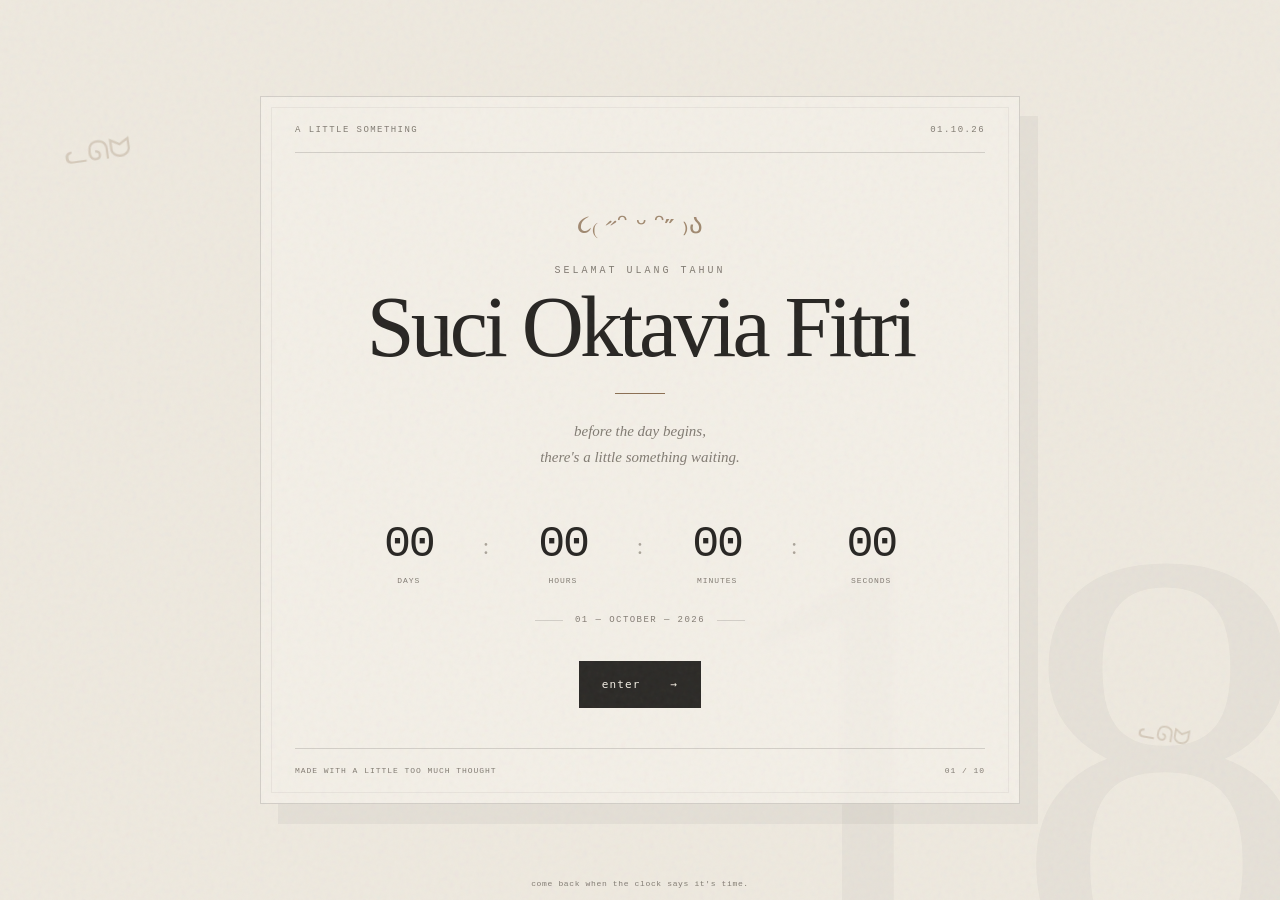
<file: index.html>
<!DOCTYPE html>
<html lang="id">
<head>
    <meta charset="UTF-8">

    <meta
        name="viewport"
        content="width=device-width, initial-scale=1.0"
    >

    <meta
        name="theme-color"
        content="#eee9df"
    >

    <title>18 — for you</title>

    <link rel="stylesheet" href="style.css">
</head>

<body>

    <!-- =========================
         BACKGROUND
    ========================== -->

    <div class="grain"></div>

    <div class="background-number">
        18
    </div>

    <div class="floating-cat cat-one">
        ᓚᘏᗢ
    </div>

    <div class="floating-cat cat-two">
        ᓚᘏᗢ
    </div>


    <!-- =========================
         MAIN
    ========================== -->

    <main class="countdown-page">

        <section class="countdown-card">

            <!-- top information -->

            <div class="top-line">

                <span class="edition">
                    A LITTLE SOMETHING
                </span>

                <span class="date-small">
                    01.10.26
                </span>

            </div>


            <!-- center -->

            <div class="main-content">

                <div class="tiny-cat">
                    ૮₍ ˶ᵔ ᵕ ᵔ˶ ₎ა
                </div>

                <p class="pre-title">
                    SELAMAT ULANG TAHUN
                </p>

                <h1>
                    Suci Oktavia Fitri
                </h1>

                <div class="title-line"></div>

                <p class="intro-text">
                    before the day begins,<br>
                    there's a little something waiting.
                </p>


                <!-- COUNTDOWN -->

                <div class="countdown">

                    <div class="time-box">

                        <span
                            class="time-number"
                            id="days"
                        >
                            00
                        </span>

                        <span class="time-label">
                            days
                        </span>

                    </div>


                    <span class="separator">
                        :
                    </span>


                    <div class="time-box">

                        <span
                            class="time-number"
                            id="hours"
                        >
                            00
                        </span>

                        <span class="time-label">
                            hours
                        </span>

                    </div>


                    <span class="separator">
                        :
                    </span>


                    <div class="time-box">

                        <span
                            class="time-number"
                            id="minutes"
                        >
                            00
                        </span>

                        <span class="time-label">
                            minutes
                        </span>

                    </div>


                    <span class="separator">
                        :
                    </span>


                    <div class="time-box">

                        <span
                            class="time-number"
                            id="seconds"
                        >
                            00
                        </span>

                        <span class="time-label">
                            seconds
                        </span>

                    </div>

                </div>


                <!-- DATE -->

                <div class="birthday-date">

                    <span class="date-line"></span>

                    <span>
                        01 — OCTOBER — 2026
                    </span>

                    <span class="date-line"></span>

                </div>


                <!-- BUTTON -->

                <div class="enter-area">

                    <a
                        href="questions.html"
                        class="enter-button"
                        id="enterButton"
                    >

                        <span>
                            ENTER
                        </span>

                        <span class="arrow">
                            →
                        </span>

                    </a>

                </div>

            </div>


            <!-- bottom information -->

            <div class="bottom-line">

                <span>
                    MADE WITH A LITTLE TOO MUCH THOUGHT
                </span>

                <span>
                    01 / 10
                </span>

            </div>

        </section>


        <!-- tiny bottom message -->

        <p class="bottom-message">
            come back when the clock says it's time.
        </p>

    </main>


    <script src="script.js"></script>

</body>
</html>
</file>
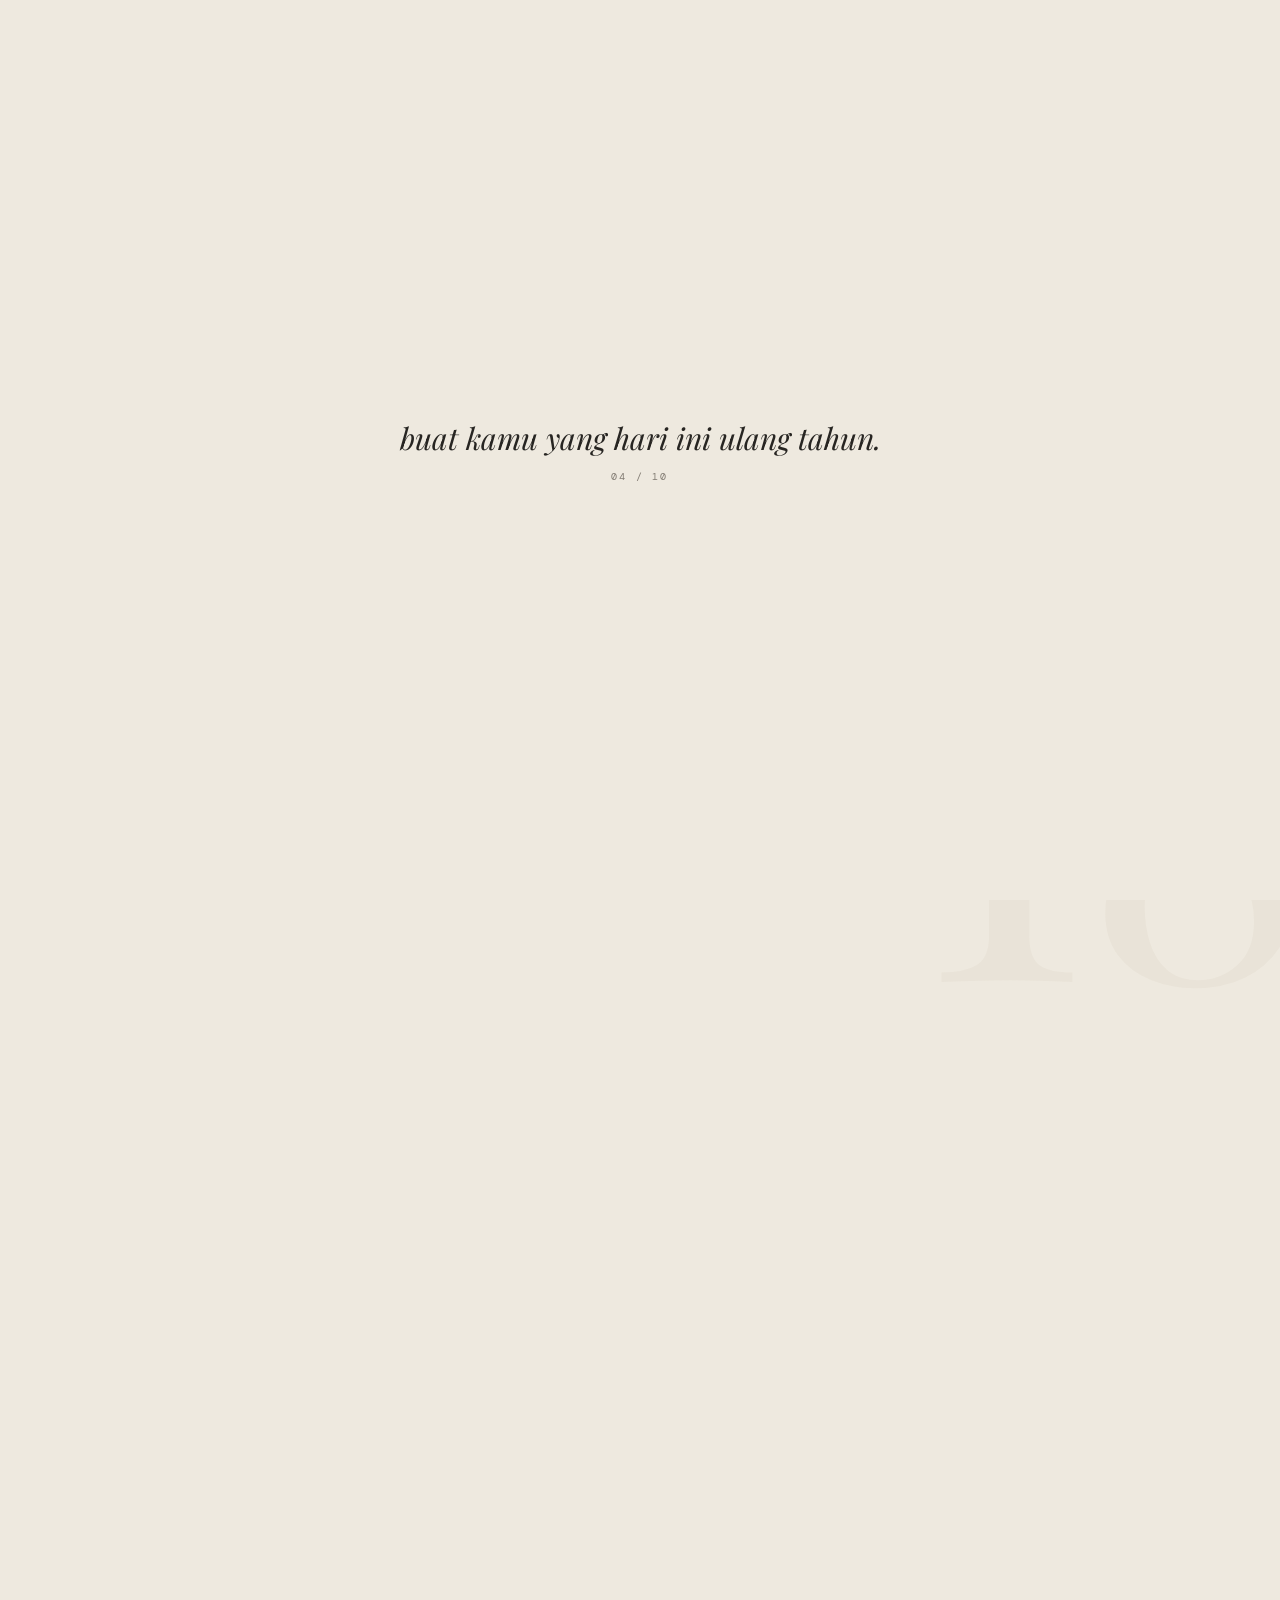
<file: birthday.html>
<!DOCTYPE html>
<html lang="id">
<head>
    <meta charset="UTF-8">
    <meta name="viewport" content="width=device-width, initial-scale=1.0">
    <meta name="theme-color" content="#eee9df">
    <title>04 — untuk kamu</title>
    <link rel="stylesheet" href="birthday.css">
</head>

<body>

    <div class="grain"></div>
    <div class="background-number">18</div>

    <div class="floating-cat cat-one">ᓚᘏᗢ</div>
    <div class="floating-cat cat-two">ᓚᘏᗢ</div>

    <!-- OPENING -->
    <div class="opening" id="opening">
        <p>buat kamu yang hari ini ulang tahun.</p>
        <span>04 / 10</span>
    </div>

    <main class="birthday-page" id="birthdayPage">

        <div class="page-top">
            <span>SEBUAH SURAT KECIL</span>
            <span>04 / 10</span>
        </div>

        <section class="letter-wrapper">

            <div class="letter-shadow"></div>

            <article class="letter" id="letter">

                <div class="letter-header">
                    <span class="letter-number">04</span>
                    <span class="letter-date">01.10.2026</span>
                </div>

                <div class="letter-content">

                    <p class="letter-opening">
                        buat kamu, yang hari ini genap 18.
                    </p>

                    <h1>
                        akhirnya sampai juga
                        di umur ini.
                    </h1>

                    <div class="divider"></div>

                    <p>
                        entah kenapa, nulis ucapan buat kamu sekarang
                        rasanya sedikit beda. mungkin karena udah
                        banyak hal yang berubah sejak terakhir kali kita
                        bener bener deket.
                    </p>

                    <p>
                        aku sebenarnya ngga tau harus nulis apa.
                        ada banyak hal yang mau aku bilang, tapi rasanya
                        aneh kalau semuanya harus ditulis di sini.
                    </p>

                    <p class="emphasis">
                        jadi untuk sekarang, aku cuma mau bilang:
                    </p>

                    <p class="birthday-line">
                        selamat ulang tahun, ya.
                    </p>

                    <p>
                        semoga di umur yang baru ini kamu lebih sering
                        nemuin alasan untuk bahagia. semoga hal-hal
                        yang lagi kamu usahakan bisa berjalan seperti
                        yang kamu mau.
                    </p>

                    <p>
                        dan kalau ternyata ada beberapa hal yang belum
                        sesuai harapan, semoga kamu  baik-baik aja
                        menjalaninya.
                    </p>

                    <p>
                        aku masih inget beberapa hal kecil tentang kamu.
                        hal-hal yang mungkin sekarang udah ngga terlalu
                        penting, tapi entah kenapa masih tersimpan di kepala.
                    </p>

                    <p class="missing">
                        kadang aku juga masih kangen.
                    </p>

                    <p>
                        bukan kangen yang harus bawa kita kembali ke
                        tempat yang sama. cuma kangen sama seseorang
                        yang dulu pernah dekat banget, lalu perlahan
                        menjadi seseorang yang cuma bisa aku doakan dari jauh.
                    </p>

                    <div class="little-mark">✦</div>

                    <p>
                        mungkin memang ada orang-orang yang datang bukan
                        untuk tinggal selamanya.
                    </p>

                    <p>
                        tapi bukan berarti setelah semuanya selesai,
                        mereka jadi ngga berarti apa-apa.
                    </p>

                    <p>
                        kamu pernah jadi bagian dari hari-hariku.
                        dan untuk itu, aku tetap bersyukur.
                    </p>

                    <p>
                        kalau sekarang kita sudah punya jalan masing-masing,
                        semoga jalan itu membawa kamu ke banyak hal baik.
                    </p>

                    <p>
                        dan kalau suatu hari nanti kamu melihat kembali
                        semua yang pernah kita lewati, semoga yang kamu
                        ingat bukan cuma akhirnya.
                    </p>

                    <p>
                        semoga kamu juga ingat bahwa dulu, pernah ada
                        seseorang yang benar-benar ingin melihat kamu bahagia.
                    </p>

                    <div class="letter-ending">

                        <p class="final-greeting">
                            selamat ulang tahun, kamu.
                        </p>

                        <p>
                            18 tahun.
                            angka yang mungkin kelihatannya sederhana,
                            tapi semoga membawa banyak cerita baru.
                        </p>

                        <p>
                            jaga diri baik-baik, ya.
                        </p>

                        <p>
                            aku mungkin sudah ngga punya tempat seperti dulu,
                            tapi aku masih berharap kamu baik-baik saja.
                        </p>

                        <p class="final-line">
                            semoga bahagia. selalu.
                        </p>

                    </div>

                </div>

                <div class="letter-footer">
                    <span>UNTUK KAMU</span>
                    <span>01 — 10 — 26</span>
                </div>

            </article>
        </section>

        <div class="continue-area" id="continueArea">
            <p>masih ada satu hal lagi.</p>

            <a href="poem.html" class="continue-button">
                <span>baca sesuatu yang lain</span>
                <span class="arrow">→</span>
            </a>
        </div>

        <div class="page-bottom">
            <span>HALAMAN KEEMPAT</span>
            <span>04 / 10</span>
        </div>

    </main>
    <audio id="birthdaySong" loop>
    <source src="About You.mp3" type="audio/mpeg">
</audio>

<script src="birthday.js"></script>
<script src="music.js"></script>

</body>
</html>
</file>
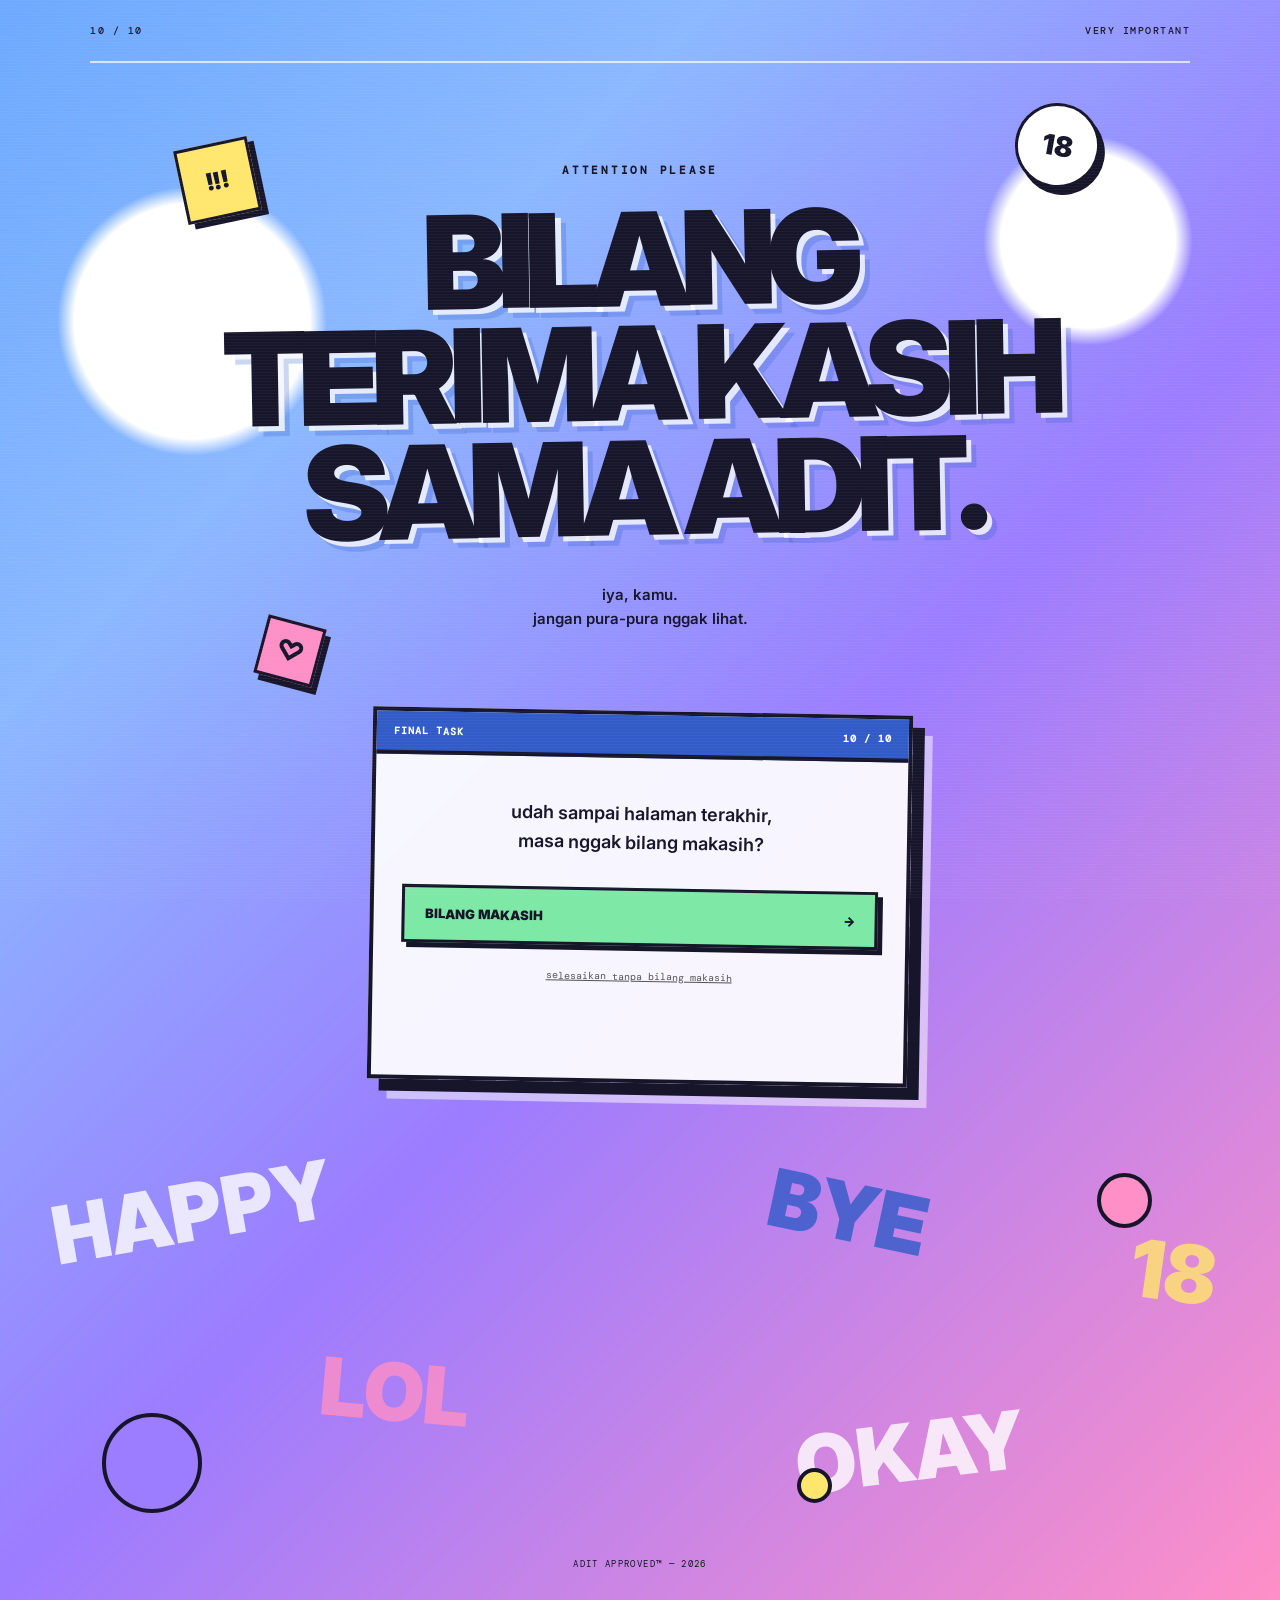
<file: ending.html>
<!DOCTYPE html>
<html lang="id">
<head>
    <meta charset="UTF-8">
    <meta name="viewport" content="width=device-width, initial-scale=1.0">

    <title>10 / 10 — Important</title>

    <link rel="preconnect" href="https://fonts.googleapis.com">
    <link rel="preconnect" href="https://fonts.gstatic.com" crossorigin>

    <link href="https://fonts.googleapis.com/css2?family=DM+Mono:wght@400;500&family=Inter:wght@400;500;600;700;800;900&display=swap" rel="stylesheet">

    <link rel="stylesheet" href="ending.css">
</head>

<body>

    <div class="noise"></div>

    <main class="ending-page">

        <header class="topbar">
            <span>10 / 10</span>
            <span>VERY IMPORTANT</span>
        </header>


        <section class="hero">

            <div class="sticker sticker-one">!!!</div>
            <div class="sticker sticker-two">18</div>
            <div class="sticker sticker-three">♡</div>

            <p class="tiny">ATTENTION PLEASE</p>

            <h1>
                BILANG<br>
                TERIMA KASIH<br>
                SAMA ADIT.
            </h1>

            <p class="subtitle">
                iya, kamu.<br>
                jangan pura-pura nggak lihat.
            </p>

        </section>


        <section class="main-card">

            <div class="card-top">
                <span>FINAL TASK</span>
                <span>10 / 10</span>
            </div>

            <div class="card-content">

                <p class="question">
                    udah sampai halaman terakhir,<br>
                    masa nggak bilang makasih?
                </p>

                <a
                    class="wa-button"
                    href="https://wa.me/6285659055997?text=adit%20sayang%20makasi%20ya"
                    target="_blank"
                    rel="noopener"
                >
                    <span>BILANG MAKASIH</span>
                    <span>→</span>
                </a>

                <button class="escape-button" id="escapeButton">
                    selesaikan tanpa bilang makasih
                </button>

                <p class="warning" id="warning"></p>

            </div>

        </section>


        <section class="random-zone">

            <div class="floating-word word-one">HAPPY</div>
            <div class="floating-word word-two">18</div>
            <div class="floating-word word-three">LOL</div>
            <div class="floating-word word-four">OKAY</div>
            <div class="floating-word word-five">BYE</div>

            <div class="bubble bubble-one"></div>
            <div class="bubble bubble-two"></div>
            <div class="bubble bubble-three"></div>

        </section>


        <section class="final-message" id="finalMessage">

            <div class="final-box">

                <p class="final-small">
                    FINE.
                </p>

                <h2>
                    OKE, MAKASIH.
                </h2>

                <p>
                    sekarang kamu boleh pergi.
                </p>

                <button id="finishButton">
                    selesai →
                </button>

            </div>

        </section>


        <footer>
            ADIT APPROVED™ — 2026
        </footer>

    </main>

    <script src="ending.js"></script>

</body>
</html>
</file>
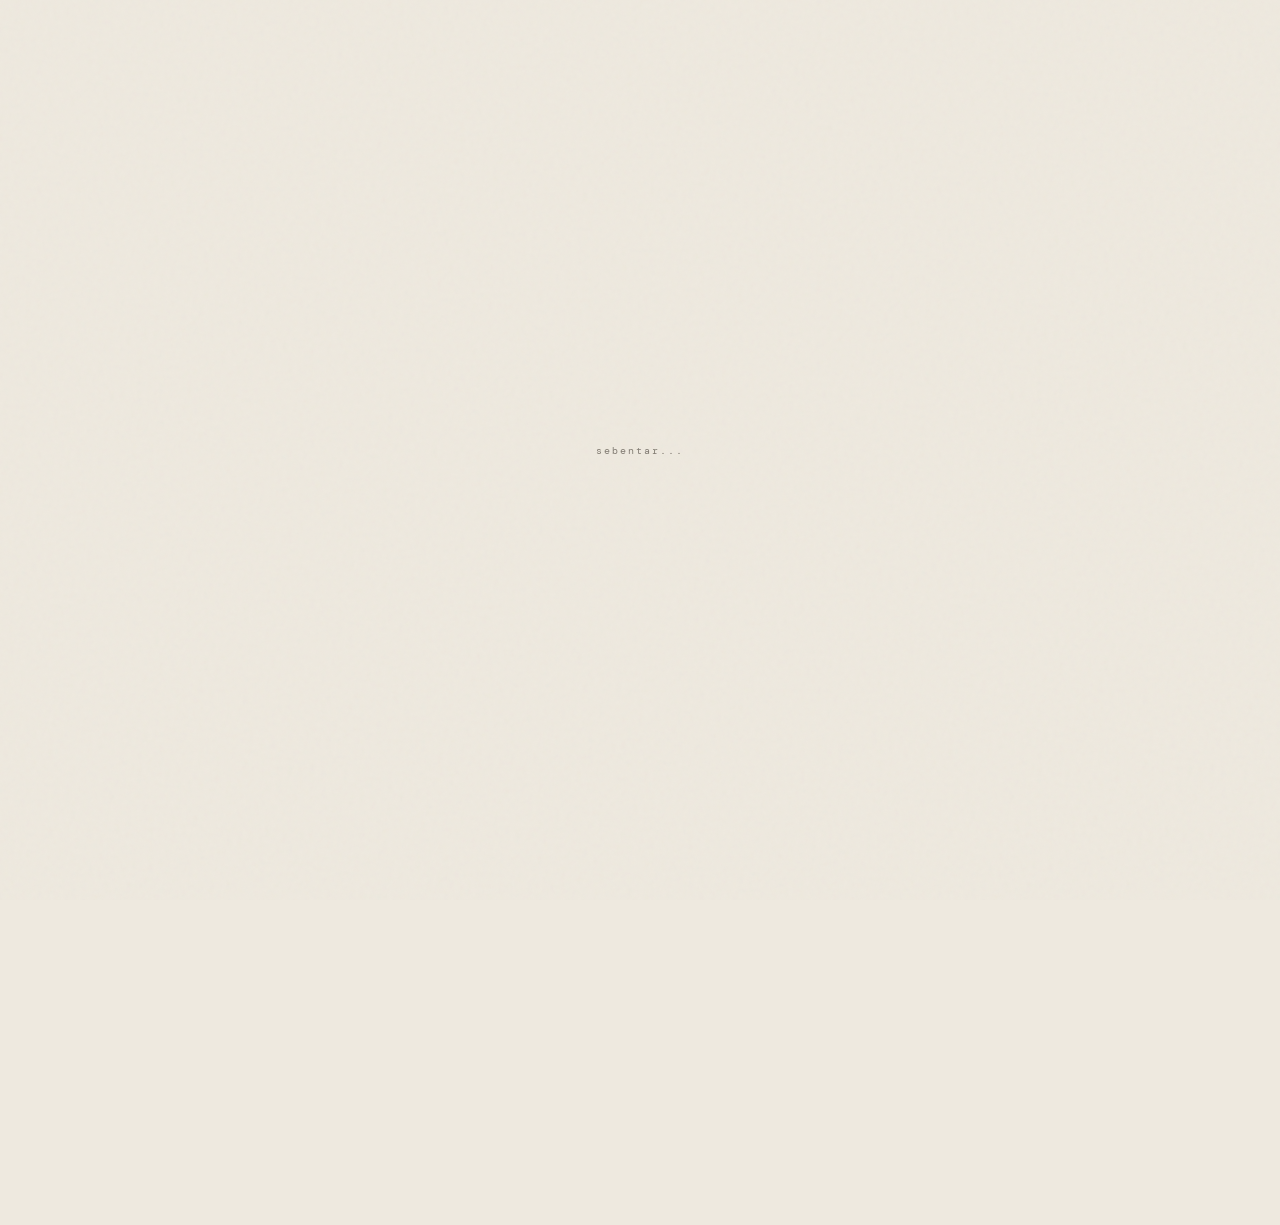
<file: home.html>
<!DOCTYPE html>
<html lang="id">
<head>
    <meta charset="UTF-8">
    <meta name="viewport" content="width=device-width, initial-scale=1.0">
    <meta name="theme-color" content="#eee9df">
    <title>03 — untuk kamu</title>
    <link rel="stylesheet" href="home.css">
</head>

<body>

    <div class="grain"></div>

    <div class="background-number">18</div>

    <div class="floating-cat cat-one">ᓚᘏᗢ</div>
    <div class="floating-cat cat-two">ᓚᘏᗢ</div>

    <!-- INTRO / OPENING -->

    <div class="opening" id="opening">

        <p class="opening-text" id="openingText">
            sebentar...
        </p>

    </div>


    <!-- MAIN CONTENT -->

    <main class="home-page" id="homePage">

        <section class="home-card">

            <div class="top-line">
                <span>UNTUK KAMU</span>
                <span>03 / 10</span>
            </div>


            <div class="home-content">

                <p class="small-title">
                    HARI INI
                </p>


                <h1 id="mainTitle">
                    akhirnya 18 juga.
                </h1>


                <div class="title-line"></div>


                <!-- PHOTO -->

                <div class="photo-area">

                    <div class="photo-paper">

                        <div class="photo-tape"></div>

                        <img
                            src="foto.jpg"
                            alt="Foto"
                            class="main-photo"
                            id="mainPhoto"
                        >

                        <p class="photo-caption">
                            01.10.2026
                        </p>

                    </div>

                </div>


                <!-- TEXT -->

                <div class="message" id="message">

                    <p class="greeting">
                        selamat ulang tahun, ya.
                    </p>

                    <p>
                        hari ini kamu resmi 18.
                        semoga di umur yang baru ini
                        banyak hal baik yang datang ke kamu.
                    </p>

                    <p>
                        semoga apa yang lagi kamu usahain
                        pelan-pelan bisa tercapai,
                        dan semoga tahun ini jadi tahun
                        yang lebih baik buat kamu.
                    </p>

                </div>


                <div class="continue-area">

                    <a href="birthday.html" class="continue-button">

                        <span>lanjut</span>

                        <span class="arrow">→</span>

                    </a>

                </div>

            </div>


            <div class="bottom-line">

                <span>HALAMAN KETIGA</span>

                <span>03 / 10</span>

            </div>

        </section>

    </main>
<audio id="birthdaySong" loop>
    <source src="About You.mp3" type="audio/mpeg">
</audio>

    <script src="home.js"></script>
   <script src="music.js"></script>
</body>
</html>
</file>
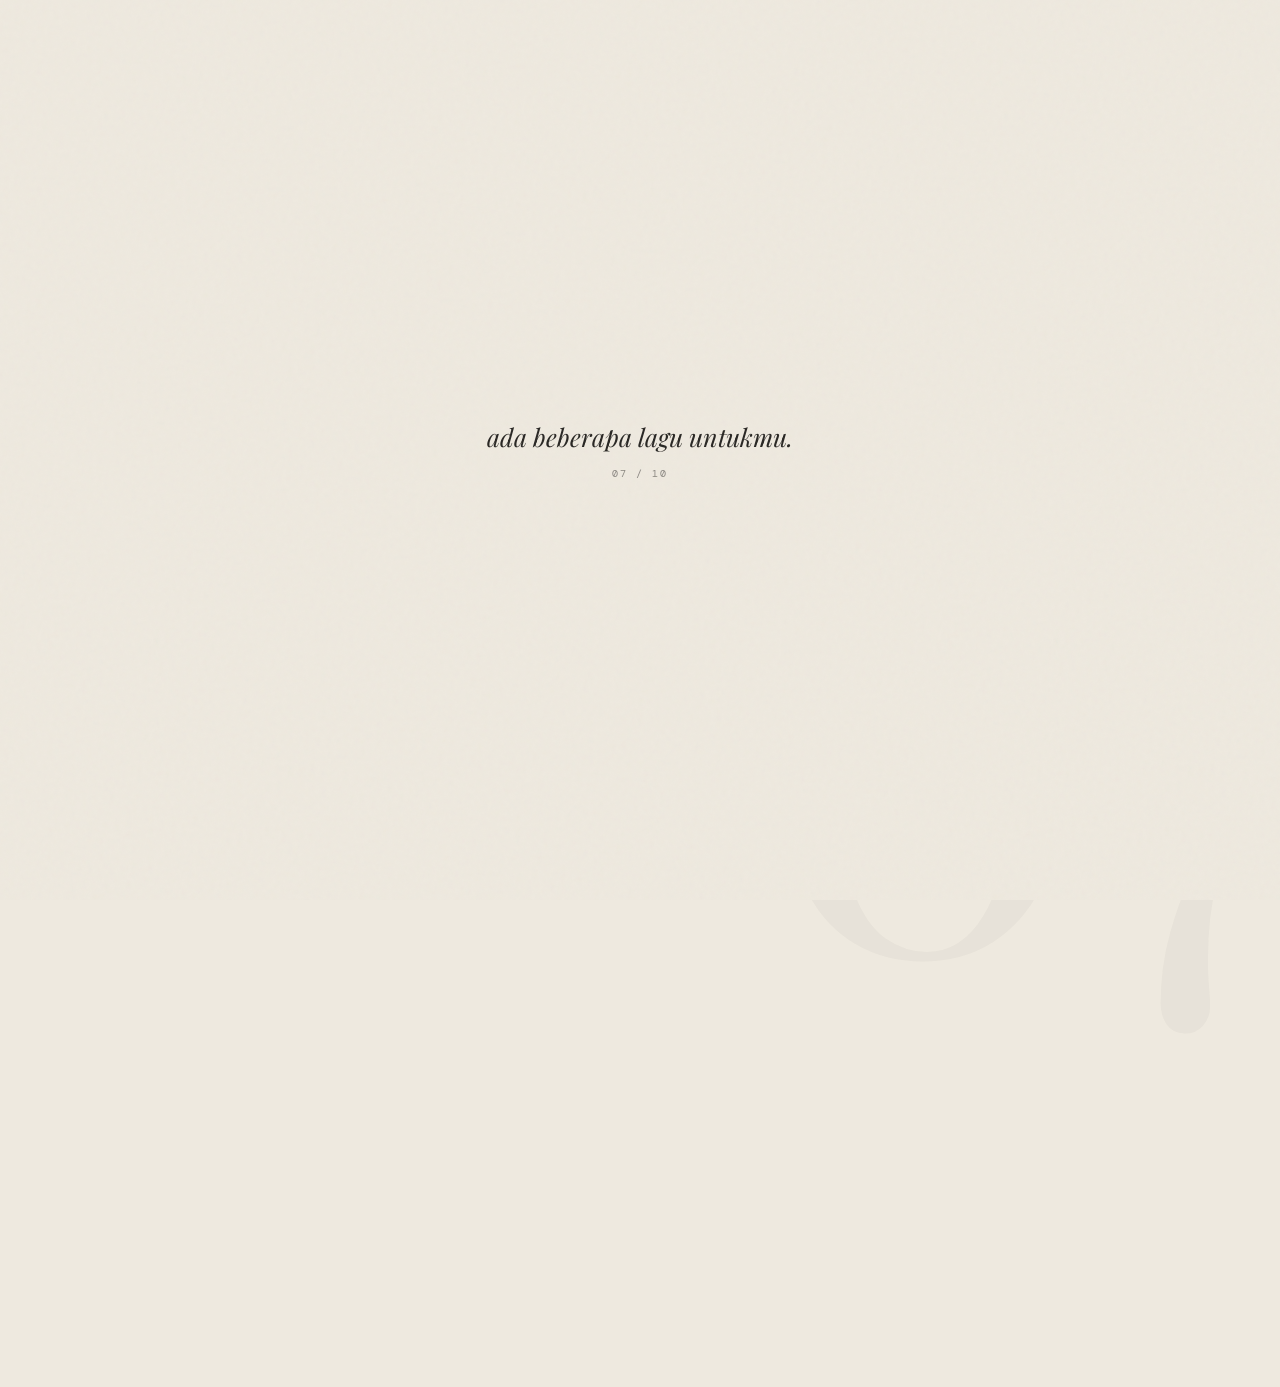
<file: playlist.html>
<!DOCTYPE html>
<html lang="id">
<head>
    <meta charset="UTF-8">
    <meta name="viewport" content="width=device-width, initial-scale=1.0">
    <meta name="theme-color" content="#eee9df">
    <title>07 — playlist</title>
    <link rel="stylesheet" href="playlist.css">
</head>

<body>

    <div class="grain"></div>
    <div class="background-number">07</div>

    <div class="floating-cat cat-one">ᓚᘏᗢ</div>
    <div class="floating-cat cat-two">ᓚᘏᗢ</div>

    <div class="opening" id="opening">
        <p>ada beberapa lagu untukmu.</p>
        <span>07 / 10</span>
    </div>

    <main class="playlist-page" id="playlistPage">

        <div class="page-top">
            <span>PLAYLIST</span>
            <span>07 / 10</span>
        </div>

        <section class="playlist-card">

            <div class="playlist-header">
                <p class="small-title">UNTUK DIDENGARKAN</p>

                <h1>
                    beberapa lagu<br>
                    untukmu.
                </h1>

                <div class="title-line"></div>

                <p class="playlist-intro">
                    entah kenapa beberapa lagu
                    terasa punya cara sendiri
                    untuk mengingatkan kita
                    pada seseorang.
                </p>
            </div>


            <div class="song-list">

                <!-- SONG 01 -->

                <button
                    class="song-item active"
                    data-song="About You.mp3"
                    data-title="About You"
                    data-artist="The 1975"
                >

                    <span class="song-number">01</span>

                    <span class="song-info">
                        <span class="song-title">About You</span>
                        <span class="song-artist">The 1975</span>
                    </span>

                    <span class="song-play">▶</span>

                </button>


                <!-- SONG 02 -->

                <button
                    class="song-item"
                    data-song="WIWYM.mp3"
                    data-title="When I Was Your Man"
                    data-artist="Bruno Mars"
                >

                    <span class="song-number">02</span>

                    <span class="song-info">
                        <span class="song-title">
                            When I Was Your Man
                        </span>

                        <span class="song-artist">
                            Bruno Mars
                        </span>
                    </span>

                    <span class="song-play">▶</span>

                </button>


                <!-- SONG 03 -->

                <button
                    class="song-item"
                    data-song="BKKASM.mp3"
                    data-title="Berapa Kali Kita Akan Saling Memaafkan"
                    data-artist="Pamungkas"
                >

                    <span class="song-number">03</span>

                    <span class="song-info">
                        <span class="song-title">
                            Berapa Kali Kita Akan
                            Saling Memaafkan
                        </span>

                        <span class="song-artist">
                            Pamungkas
                        </span>
                    </span>

                    <span class="song-play">▶</span>

                </button>

            </div>


            <!-- CURRENT PLAYER -->

            <div class="current-player" id="currentPlayer">

                <div class="player-top">

                    <div>
                        <span class="player-label">
                            NOW PLAYING
                        </span>

                        <p class="current-title" id="currentTitle">
                            About You
                        </p>

                        <p class="current-artist" id="currentArtist">
                            The 1975
                        </p>
                    </div>

                    <button
                        class="pause-button"
                        id="pauseButton"
                        aria-label="Play / Pause"
                    >
                        ❚❚
                    </button>

                </div>


                <div class="progress-container">

                    <span id="currentTime">
                        00:00
                    </span>

                    <div
                        class="progress-bar"
                        id="progressBar"
                    >
                        <div
                            class="progress-fill"
                            id="progressFill"
                        ></div>
                    </div>

                    <span id="duration">
                        00:00
                    </span>

                </div>

            </div>


            <!-- MORE -->

            <div class="more-section">

                <div class="more-line"></div>

                <p class="more-label">
                    MORE
                </p>

                <p class="more-text">
                    masih ada beberapa lagu lain
                    yang mungkin ingin kamu dengarkan.
                </p>

                <a
                    href="https://open.spotify.com/playlist/26x1HCeUbxDxfhN6b598et?si=5kaplna8QvSaAK8IOdTZ5A&utm_source=copy-link"
                    target="_blank"
                    rel="noopener noreferrer"
                    class="spotify-button"
                >
                    <span>buka playlist lengkap</span>
                    <span class="arrow">→</span>
                </a>

            </div>

        </section>


        <div class="continue-area">

            <p>
                masih ada satu bagian terakhir.
            </p>

            <a
                href="sorry.html"
                class="continue-button"
            >
                <span>lanjut</span>
                <span class="arrow">→</span>
            </a>

        </div>


        <div class="page-bottom">
            <span>HALAMAN KETUJUH</span>
            <span>07 / 10</span>
        </div>

    </main>


    <audio id="birthdaySong" loop>
        <source src="About You.mp3" type="audio/mpeg">
    </audio>


    <script src="playlist.js"></script>

</body>
</html>
</file>
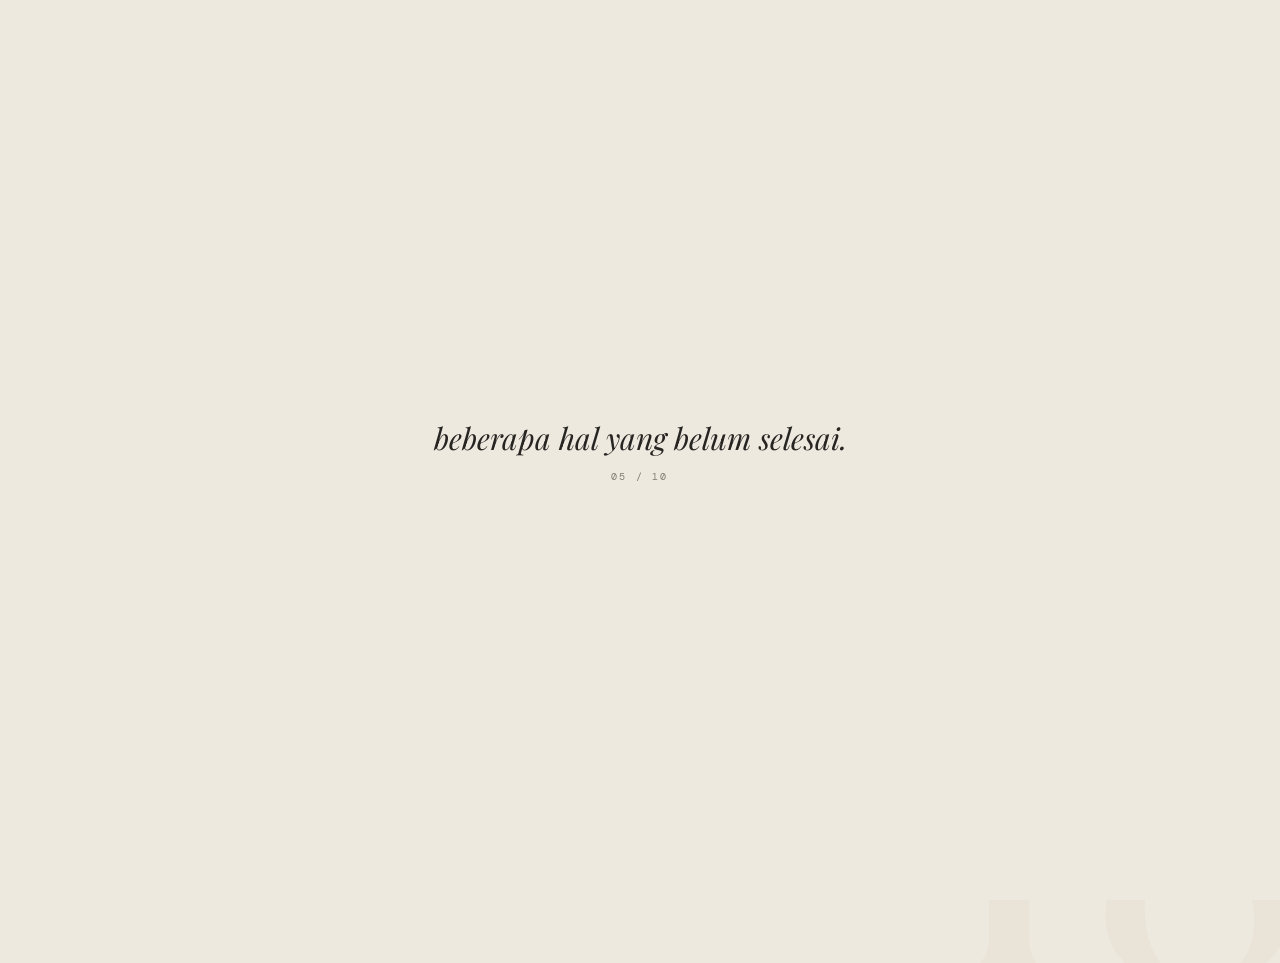
<file: poem.html>
<!DOCTYPE html>
<html lang="id">
<head>
    <meta charset="UTF-8">
    <meta name="viewport" content="width=device-width, initial-scale=1.0">
    <meta name="theme-color" content="#eee9df">
    <title>05 — beberapa hal</title>
    <link rel="stylesheet" href="poem.css">
</head>

<body>

    <div class="grain"></div>
    <div class="background-number">18</div>

    <div class="floating-cat cat-one">ᓚᘏᗢ</div>
    <div class="floating-cat cat-two">ᓚᘏᗢ</div>

    <div class="opening" id="opening">
        <p>beberapa hal yang belum selesai.</p>
        <span>05 / 10</span>
    </div>

    <main class="poem-page" id="poemPage">

        <div class="page-top">
            <span>BEBERAPA HAL</span>
            <span>05 / 10</span>
        </div>

        <section class="poem-book">

            <div class="slide-counter" id="slideCounter">
                01 / 05
            </div>

            <div class="slides" id="slides">

                <article class="poem-slide active">
                    <div class="poem-mark">01</div>

                    <div class="poem-text">
                        <p>
                            seperti cahaya bintang<br>
                            yang masih sampai ke bumi<br>
                            meski bintangnya mungkin<br>
                            sudah lama hilang.
                        </p>

                        <p>
                            begitu juga kamu.
                        </p>

                        <p>
                            sudah lama kita tidak bersama,<br>
                            tapi beberapa hal tentangmu<br>
                            masih sampai kepadaku.
                        </p>

                        <p class="closing">
                            mungkin aku nggak ingin kembali.<br>
                            aku cuma masih rindu<br>
                            pernah sedekat itu denganmu.
                        </p>
                    </div>
                </article>


                <article class="poem-slide">
                    <div class="poem-mark">02</div>

                    <div class="poem-text">
                        <p>
                            seperti gravitasi<br>
                            yang tidak terlihat<br>
                            tapi selalu bekerja,
                        </p>

                        <p>
                            mungkin kesalahanku<br>
                            juga begitu.
                        </p>

                        <p>
                            dulu aku nggak sadar<br>
                            kalau beberapa hal kecil<br>
                            yang kulakukan<br>
                            perlahan membuatmu menjauh.
                        </p>

                        <p class="closing">
                            sekarang aku mengerti.<br>
                            aku nggak meminta semuanya kembali.<br>
                            aku cuma ingin bilang,<br>
                            maaf.
                        </p>
                    </div>
                </article>


                <article class="poem-slide">
                    <div class="poem-mark">03</div>

                    <div class="poem-text">
                        <p>
                            waktu terus berjalan<br>
                            tanpa pernah menunggu<br>
                            siapa pun siap.
                        </p>

                        <p>
                            hari ini,<br>
                            satu tahun lagi selesai untukmu.
                        </p>

                        <p>
                            semoga di umur 18 ini<br>
                            kamu menemukan lebih banyak alasan<br>
                            untuk bahagia,
                        </p>

                        <p>
                            lebih banyak hal<br>
                            untuk disyukuri,
                            dan orang-orang<br>
                            yang membuatmu merasa cukup.
                        </p>

                        <p class="closing">
                            selamat ulang tahun, ya.
                        </p>
                    </div>
                </article>


                <article class="poem-slide">
                    <div class="poem-mark">04</div>

                    <div class="poem-text">
                        <p>
                            aneh bagaimana otak<br>
                            bisa melupakan banyak hal,
                        </p>

                        <p>
                            tapi tetap menyimpan<br>
                            percakapan kecil<br>
                            dengan seseorang<br>
                            yang pernah berarti.
                        </p>

                        <p>
                            mungkin itu sebabnya<br>
                            aku masih mengingatmu.
                        </p>

                        <p class="closing">
                            kalau ada yang ingin kuubah,<br>
                            mungkin bukan akhirnya,
                        </p>

                        <p class="closing">
                            tapi caraku memperlakukanmu<br>
                            sebelum akhirnya tiba.
                        </p>
                    </div>
                </article>


                <article class="poem-slide">
                    <div class="poem-mark">05</div>

                    <div class="poem-text">
                        <p>
                            dari begitu banyak kemungkinan<br>
                            di dunia,
                        </p>

                        <p>
                            kita pernah dipertemukan.
                        </p>

                        <p>
                            sekarang mungkin kita<br>
                            sudah berjalan ke arah masing-masing.
                        </p>

                        <p>
                            tapi hari ini<br>
                            aku masih bisa berharap<br>
                            satu hal untukmu:
                        </p>

                        <p class="closing">
                            semoga 18 membawamu<br>
                            ke hidup yang lebih baik.
                        </p>

                        <p class="final">
                            dan kalau suatu hari<br>
                            kamu mengingatku,
                        </p>

                        <p class="final">
                            semoga yang tersisa<br>
                            bukan cuma tentang<br>
                            bagaimana semuanya berakhir.
                        </p>
                    </div>
                </article>

            </div>

            <div class="navigation">

                <button class="nav-button" id="prevButton" aria-label="Sebelumnya">
                    ←
                </button>

                <div class="dots" id="dots">
                    <span class="dot active"></span>
                    <span class="dot"></span>
                    <span class="dot"></span>
                    <span class="dot"></span>
                    <span class="dot"></span>
                </div>

                <button class="nav-button" id="nextButton" aria-label="Berikutnya">
                    →
                </button>

            </div>

            <div class="swipe-note" id="swipeNote">
                geser untuk lanjut
            </div>

        </section>

        <div class="continue-area" id="continueArea">
            <p>masih ada cerita setelah ini.</p>

            <a href="story.html" class="continue-button">
                <span>lanjut</span>
                <span class="arrow">→</span>
            </a>
        </div>

        <div class="page-bottom">
            <span>HALAMAN KELIMA</span>
            <span>05 / 10</span>
        </div>

    </main>
    
    <audio id="birthdaySong" loop>
    <source src="About You.mp3" type="audio/mpeg">
</audio>

<script src="poem.js"></script>
<script src="music.js"></script>


</body>
</html>
</file>
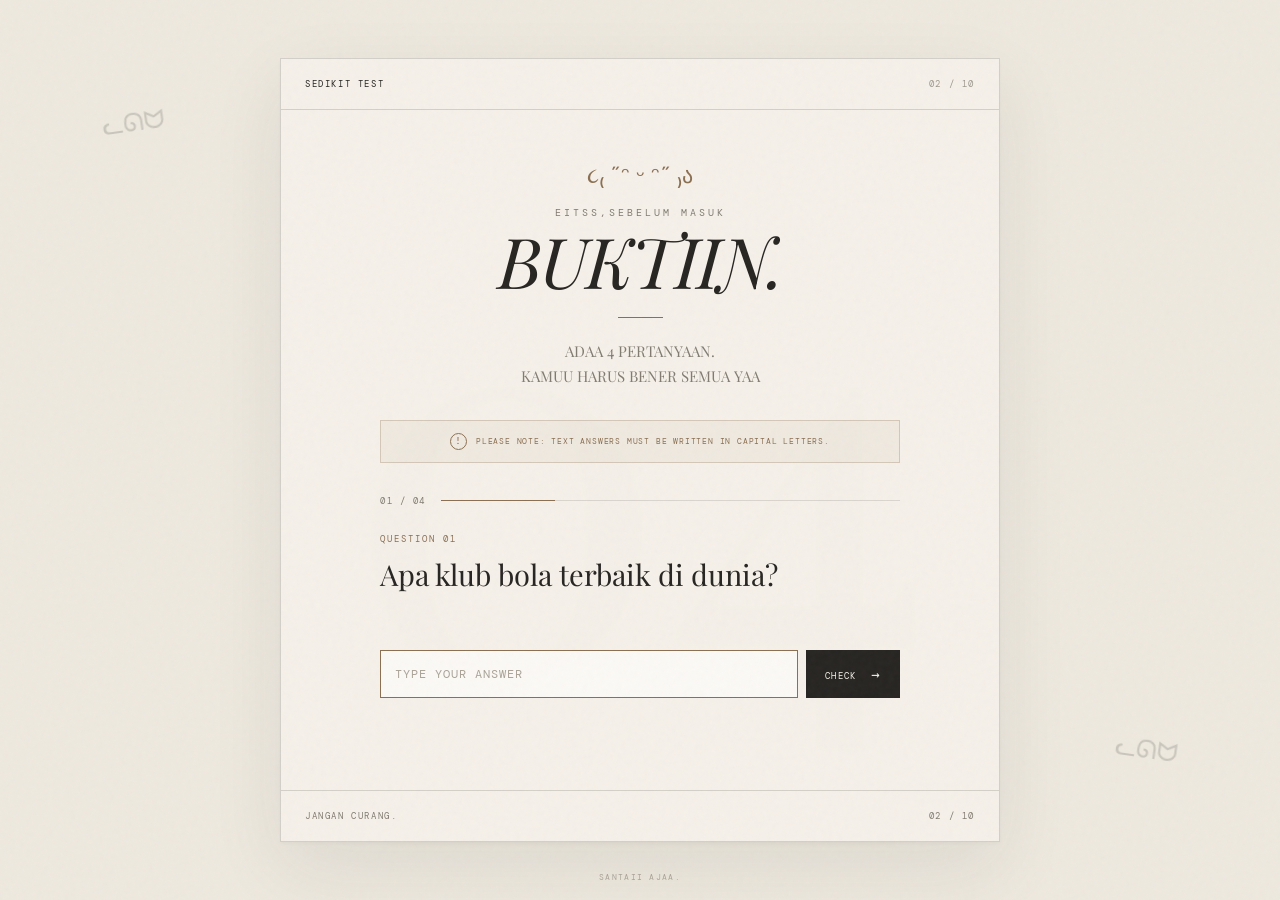
<file: questions.html>
<!DOCTYPE html>
<html lang="id">
<head>
    <meta charset="UTF-8">
    <meta name="viewport" content="width=device-width, initial-scale=1.0">
    <meta name="theme-color" content="#eee9df">
    <title>02 — a little test</title>
    <link rel="stylesheet" href="questions.css">
</head>

<body>

    <div class="grain"></div>
    <div class="background-number">04</div>

    <div class="floating-cat cat-one">ᓚᘏᗢ</div>
    <div class="floating-cat cat-two">ᓚᘏᗢ</div>

    <main class="quiz-page">

        <section class="quiz-card">

            <div class="top-line">
                <span class="edition">SEDIKIT TEST</span>
                <span class="page-number">02 / 10</span>
            </div>

            <div class="quiz-content">

                <div class="tiny-cat">૮₍ ˶ᵔ ᵕ ᵔ˶ ₎ა</div>

                <p class="pre-title">EITSS,SEBELUM MASUK</p>

                <h1>BUKTIIN.</h1>

                <div class="title-line"></div>

                <p class="intro-text">
                    ADAA 4 PERTANYAAN.<br>
                    KAMUU HARUS BENER SEMUA YAA
                </p>

                <div class="warning">
                    <span class="warning-mark">!</span>
                    <span>PLEASE NOTE: TEXT ANSWERS MUST BE WRITTEN IN CAPITAL LETTERS.</span>
                </div>

                <div class="progress">
                    <span id="progressText">01 / 04</span>
                    <div class="progress-line">
                        <div class="progress-fill" id="progressFill"></div>
                    </div>
                </div>

                <div class="question-area" id="questionArea">

                    <p class="question-number" id="questionNumber">
                        QUESTION 01
                    </p>

                    <h2 id="questionText">
                        Apa klub bola terbaik di dunia?
                    </h2>

                    <div class="answer-wrap">
                        <input
                            type="text"
                            id="answerInput"
                            autocomplete="off"
                            autocapitalize="characters"
                            spellcheck="false"
                            placeholder="TYPE YOUR ANSWER"
                        >

                        <button id="submitButton" type="button">
                            <span>CHECK</span>
                            <span class="arrow">→</span>
                        </button>
                    </div>

                    <p class="feedback" id="feedback"></p>

                </div>

                <div class="success-area" id="successArea">

                    <div class="success-symbol">✓</div>

                    <p class="success-label">ACCESS GRANTED</p>

                    <h2>YEAYYY BENER SEMUA.</h2>

                    <p>
                        INII ADA SESUATUU<br>
                        BUAT KAMUU.
                    </p>

                    <a href="home.html" class="enter-button">
                        <span>ENTER</span>
                        <span class="arrow">→</span>
                    </a>

                </div>

            </div>

            <div class="bottom-line">
                <span>JANGAN CURANG.</span>
                <span>02 / 10</span>
            </div>

        </section>

        <p class="bottom-message" id="bottomMessage">
            SANTAII AJAA.
        </p>

    </main>

    <script src="questions.js"></script>

</body>
</html>
</file>
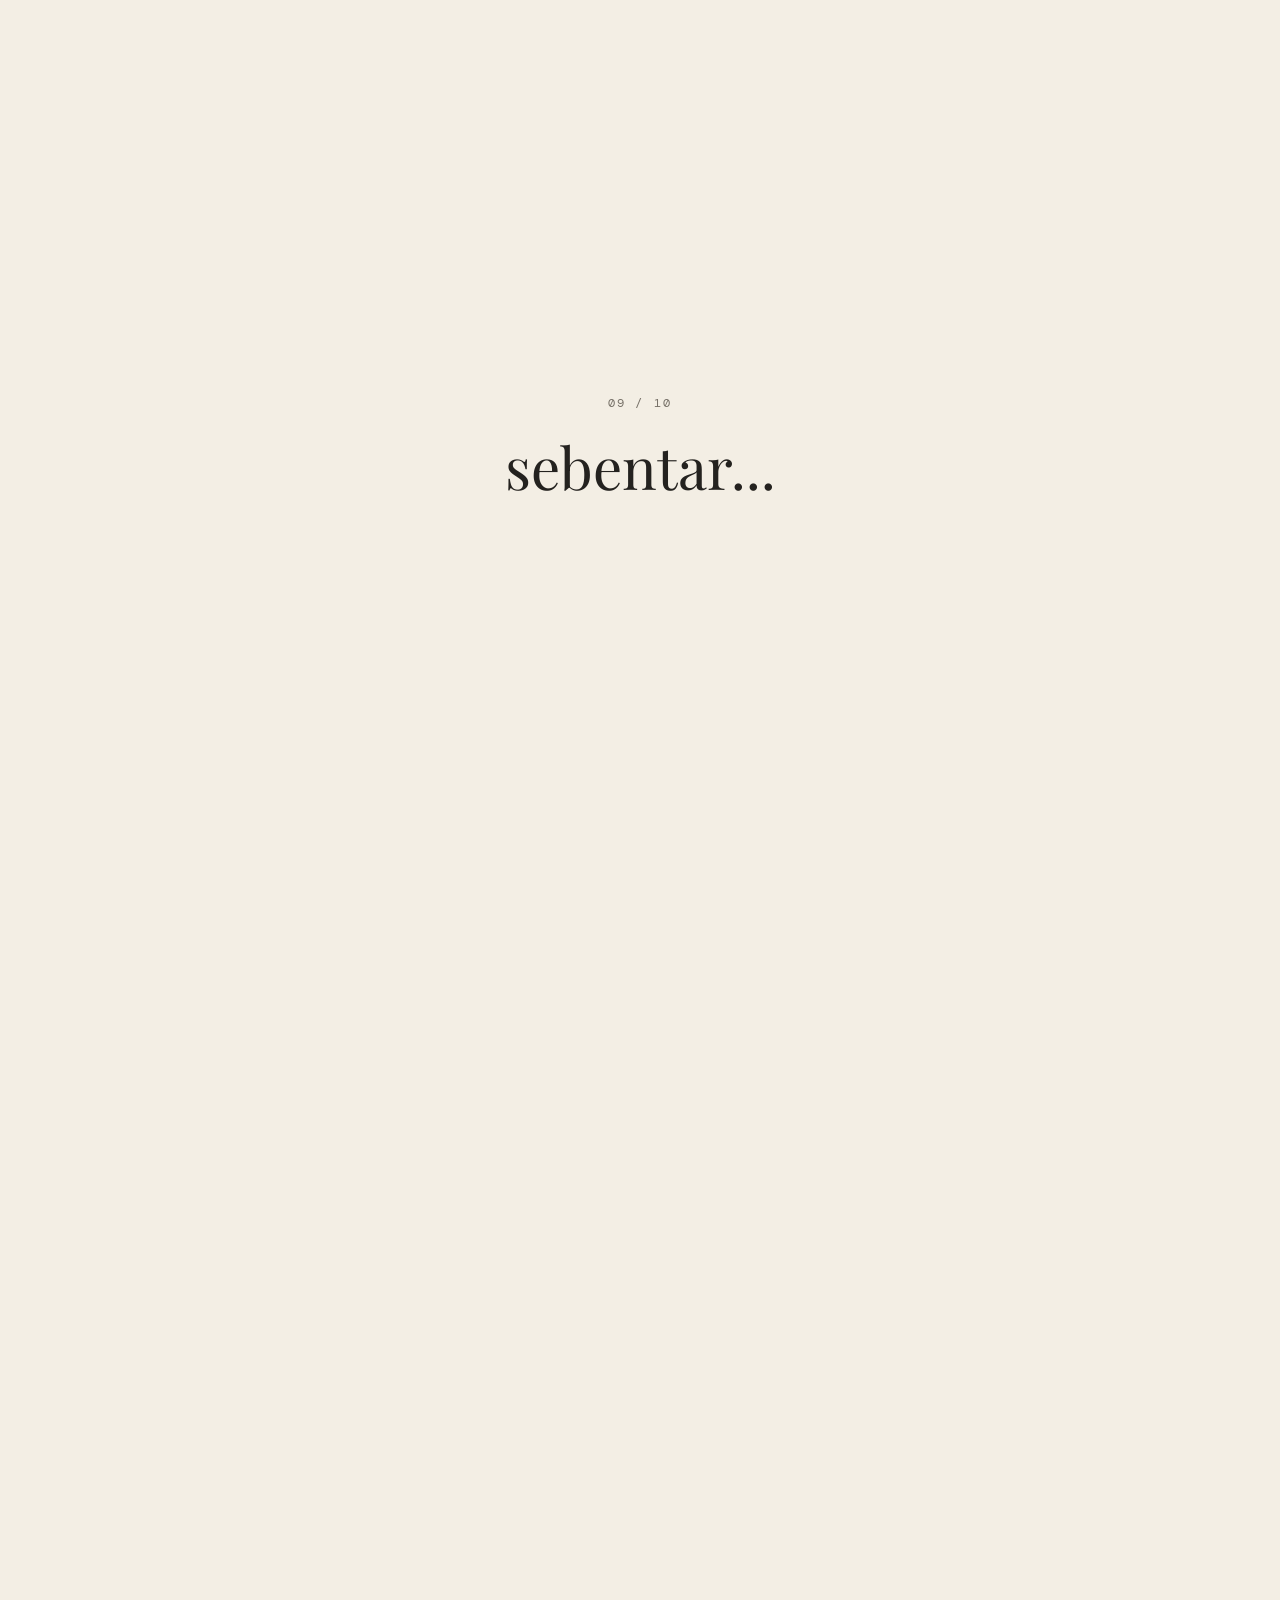
<file: sorry.html>
<!DOCTYPE html>
<html lang="id">
<head>
    <meta charset="UTF-8">
    <meta name="viewport" content="width=device-width, initial-scale=1.0">
    <title>09 / 10 — Sorry</title>

    <link rel="preconnect" href="https://fonts.googleapis.com">
    <link rel="preconnect" href="https://fonts.gstatic.com" crossorigin>
    <link href="https://fonts.googleapis.com/css2?family=DM+Mono:wght@400;500&family=Inter:wght@400;500;600&family=Playfair+Display:wght@400;500;600&display=swap" rel="stylesheet">

    <link rel="stylesheet" href="sorry.css">
</head>

<body>

    <!-- OPENING -->
    <div class="opening" id="opening">
        <div class="opening-number">09 / 10</div>
        <div class="opening-text">sebentar...</div>
    </div>


    <!-- PAGE -->
    <main class="sorry-page" id="sorryPage">

        <header class="topbar">
            <span>09 / 10</span>
            <span>SORRY</span>
        </header>


        <section class="intro">
            <p class="eyebrow">ONE LAST THING</p>

            <h1>
                ada satu hal lagi<br>
                sebelum sampai<br>
                halaman terakhir.
            </h1>
        </section>


        <section class="letter">

            <p>aku nggak tahu harus mulai dari mana.</p>

            <p>
                tapi mungkin dari yang paling sederhana aja.
            </p>

            <p class="emphasis">
                maaf.
            </p>

            <p>
                buat hal-hal yang pernah aku lakuin,
                buat perkataan yang mungkin pernah bikin kamu kesel,
                buat sikapku yang mungkin dulu nggak selalu benar.
            </p>

            <p>
                mungkin waktu itu aku nggak sadar.
                mungkin aku juga nggak cukup ngerti
                apa yang kamu rasain.
            </p>

            <p>
                sekarang kalau dipikir-pikir lagi,
                ada beberapa hal yang sebenarnya
                bisa aku lakukan lebih baik.
            </p>

            <p>
                aku nggak mau halaman ini
                jadi tempat buat membahas semuanya lagi.
            </p>

            <p>
                aku cuma pengen kamu tahu
                kalau aku sadar pernah salah.
            </p>

            <p class="emphasis small">
                dan aku benar-benar minta maaf.
            </p>

            <p>
                semoga nanti, kalau kamu ingat semuanya,
                yang kamu ingat nggak cuma bagian buruknya.
            </p>

            <p>
                karena aku juga masih ingat
                banyak hal baik yang pernah ada.
            </p>

        </section>


        <section class="ending-note" id="endingNote">

            <div class="line"></div>

            <p>
                udah.
            </p>

            <span>
                nggak mau bikin kamu baca<br>
                tulisan sedih panjang-panjang lagi.
            </span>

        </section>


        <div class="continue-area" id="continueArea">
            <a href="ending.html" class="continue-button">
                <span>lanjut</span>
                <span class="arrow">→</span>
            </a>
        </div>


        <footer>
            09 / 10 — SORRY
        </footer>

    </main>

    <script src="sorry.js"></script>
</body>
</html>
</file>
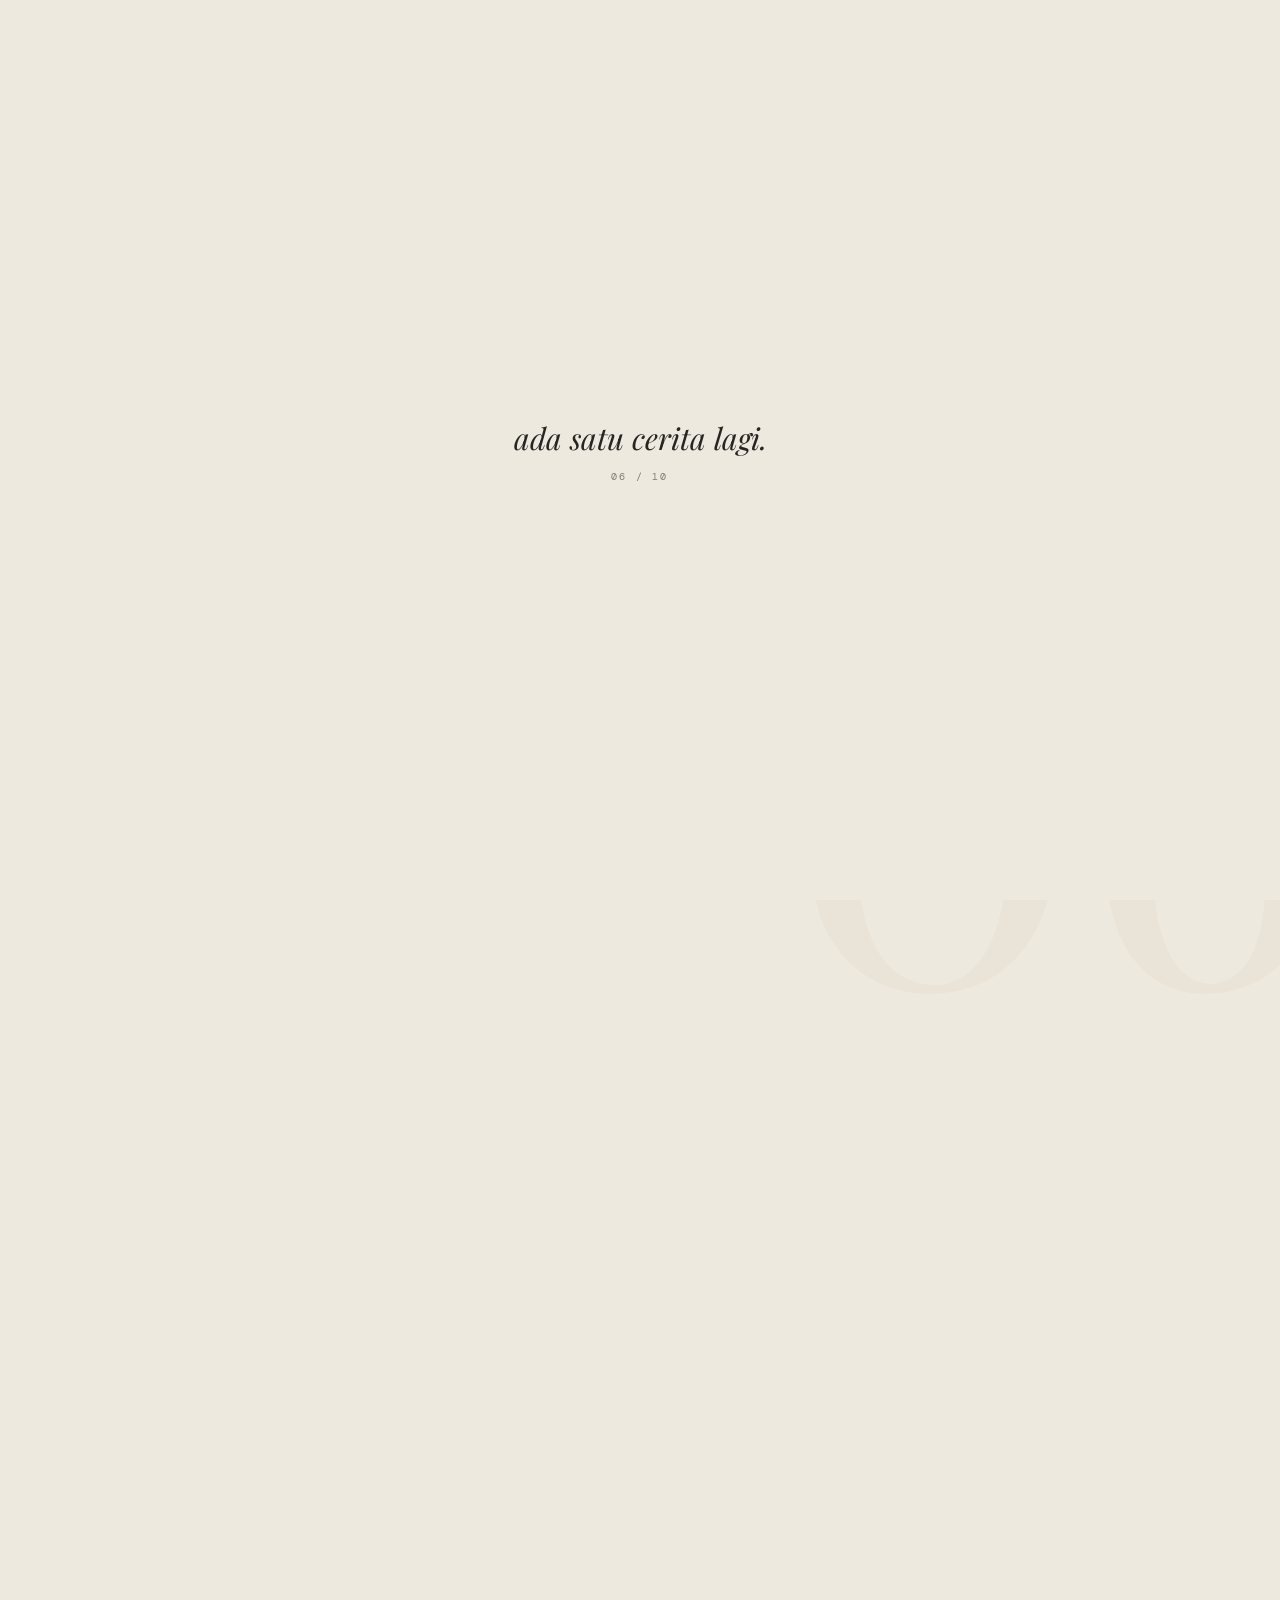
<file: story.html>
<!DOCTYPE html>
<html lang="id">
<head>
    <meta charset="UTF-8">
    <meta name="viewport" content="width=device-width, initial-scale=1.0">
    <meta name="theme-color" content="#eee9df">
    <title>06 — seharusnya cukup</title>
    <link rel="stylesheet" href="story.css">
</head>

<body>

    <div class="grain"></div>
    <div class="background-number">06</div>

    <div class="floating-cat cat-one">ᓚᘏᗢ</div>
    <div class="floating-cat cat-two">ᓚᘏᗢ</div>

    <div class="opening" id="opening">
        <p>ada satu cerita lagi.</p>
        <span>06 / 10</span>
    </div>

    <main class="story-page" id="storyPage">

        <div class="page-top">
            <span>SEBUAH CERITA</span>
            <span>06 / 10</span>
        </div>

        <section class="story-card">

            <div class="story-label">
                06
            </div>

            <div class="story-content">

                <p class="small-title">
                    SEHARUSNYA CUKUP
                </p>

                <h1>
                    ada cerita yang<br>
                    memang tidak perlu<br>
                    punya akhir berbeda.
                </h1>

                <div class="divider"></div>

                <p>
                    mungkin kita pernah berpikir bahwa
                    beberapa hal seharusnya berjalan lebih lama.
                    seharusnya ada lebih banyak waktu,
                    lebih banyak percakapan, atau lebih banyak
                    kesempatan untuk memperbaiki semuanya.
                </p>

                <p>
                    tapi ternyata tidak semua yang pernah dekat
                    harus berakhir dengan kembali.
                </p>

                <p>
                    ada yang cukup pernah terjadi.
                    cukup pernah berarti.
                    cukup pernah membuat dua orang
                    saling mengenal.
                </p>

                <p class="emphasis">
                    dan mungkin, itu juga sudah cukup.
                </p>

                <p>
                    sekarang kita sudah punya jalan masing-masing.
                    mungkin memang seperti ini seharusnya.
                </p>

                <p>
                    bukan karena apa yang pernah ada
                    menjadi tidak berarti,
                    tapi karena beberapa cerita memang selesai
                    tepat ketika waktunya selesai.
                </p>

                <div class="closing">

                    <p>
                        aku nggak tahu kamu akan mengingat
                        semua ini sampai kapan.
                    </p>

                    <p>
                        tapi kalau suatu hari kamu membuka
                        cerita ini lagi, semoga kamu tahu:
                    </p>

                    <p class="final">
                        pernah ada seseorang yang
                        menganggap kehadiranmu berarti.
                    </p>

                </div>

            </div>

            <div class="story-footer">
                <span>UNTUK KAMU</span>
                <span>01 — 10 — 26</span>
            </div>

        </section>

        <section class="pdf-section" id="pdfSection">

            <div class="pdf-line"></div>

            <p class="pdf-small">
                CERITA LENGKAPNYA ADA DI SINI
            </p>

            <h2>
                kalau kamu masih ingin<br>
                membacanya sampai selesai.
            </h2>

            <a
                href="seharusnya.pdf"
                target="_blank"
                rel="noopener"
                class="pdf-button"
            >
                <span>baca cerita lengkap</span>
                <span class="arrow">→</span>
            </a>

            <p class="pdf-note">
                seharusnya.pdf
            </p>

        </section>

        <div class="continue-area" id="continueArea">

            <p>setelah ini, ada beberapa hal kecil.</p>

            <a href="playlist.html" class="continue-button">
                <span>lanjut</span>
                <span class="arrow">→</span>
            </a>

        </div>

        <div class="page-bottom">
            <span>HALAMAN KEENAM</span>
            <span>06 / 10</span>
        </div>

    </main>

 <audio id="birthdaySong" loop>
    <source src="About You.mp3" type="audio/mpeg">
</audio>

<script src="story.js"></script>
<script src="music.js"></script>
</body>
</html>
</file>
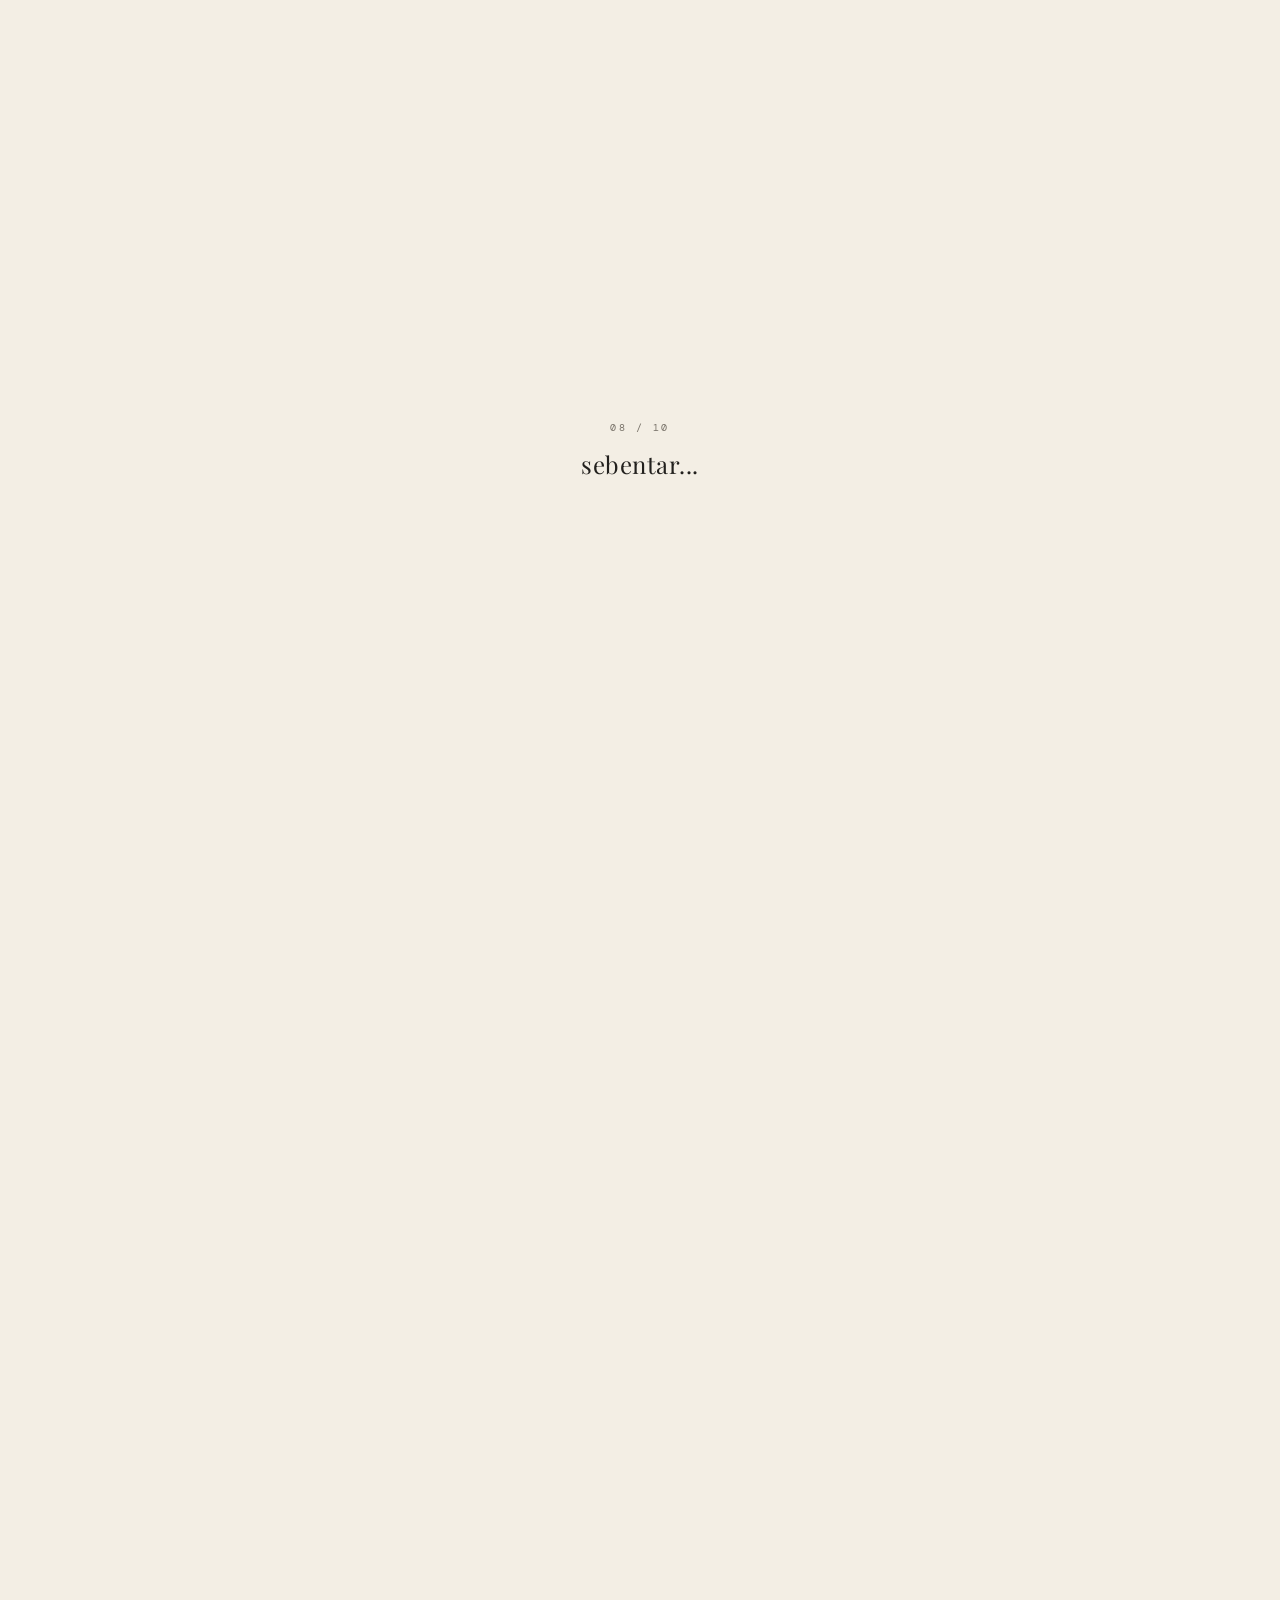
<file: tka.html>
<!DOCTYPE html>
<html lang="id">
<head>
    <meta charset="UTF-8">
    <meta name="viewport" content="width=device-width, initial-scale=1.0">

    <title>Arsip TKA</title>

    <link rel="stylesheet" href="tka.css">
</head>

<body>

    <!-- OPENING -->
    <div class="opening" id="opening">
        <div class="opening-inner">
            <span>08 / 10</span>
            <p>sebentar...</p>
        </div>
    </div>


    <!-- MAIN PAGE -->
    <main class="tka-page" id="tkaPage">

        <header class="page-header">
            <div class="header-top">
                <span>08 / 10</span>
                <span>ARCHIVE</span>
            </div>

            <div class="header-line"></div>
        </header>


        <section class="hero">
            <p class="eyebrow">ARSIP TKA</p>

            <h1>
                beberapa bahan untuk<br>
                memperpanjang umur<br>
                sebelum ujian.
            </h1>
        </section>


        <section class="documents">

            <!-- DOCUMENT 01 -->
            <article class="document-card">

                <div class="document-number">
                    01
                </div>

                <div class="document-content">

                    <p class="document-label">
                        LATIHAN
                    </p>

                    <h2>
                        LATSOL TKA +<br>
                        BAHASA INDONESIA
                    </h2>

                    <p class="document-description">
                        buat latihan. katanya.
                    </p>

                    <a
                        href="https://drive.google.com/drive/folders/10TBKKsP8qEh11SU0bMlJ3TI6vAWzZ1s-"
                        target="_blank"
                        rel="noopener noreferrer"
                        class="document-button"
                    >
                        <span>buka</span>
                        <span>→</span>
                    </a>

                </div>

            </article>


            <!-- DOCUMENT 02 -->
            <article class="document-card">

                <div class="document-number">
                    02
                </div>

                <div class="document-content">

                    <p class="document-label">
                        TRY OUT
                    </p>

                    <h2>
                        TRY OUT<br>
                        MAPEL WAJIB
                    </h2>

                    <p class="document-description">
                        cuma try out, santai.
                    </p>

                    <a
                        href="https://drive.google.com/file/d/172oNH51M0n5i62Vim1YQuSMdOUKNlRYK/view?usp=drivesdk"
                        target="_blank"
                        rel="noopener noreferrer"
                        class="document-button"
                    >
                        <span>buka</span>
                        <span>→</span>
                    </a>

                </div>

            </article>


            <!-- DOCUMENT 03 -->
            <article class="document-card">

                <div class="document-number">
                    03
                </div>

                <div class="document-content">

                    <p class="document-label">
                        MAPEL PILIHAN
                    </p>

                    <h2>
                        SOSIOLOGI
                    </h2>

                    <p class="document-description">
                        karena ternyata memahami manusia juga masuk ujian.
                    </p>

                    <a
                        href="https://drive.google.com/file/d/1LiXFITxRcvG84yLogET1J55hwt4FYVDE/view?usp=drivesdk"
                        target="_blank"
                        rel="noopener noreferrer"
                        class="document-button"
                    >
                        <span>buka</span>
                        <span>→</span>
                    </a>

                </div>

            </article>

        </section>


        <section class="bottom-section">

            <div class="bottom-line"></div>

            <p>
                semoga membantu.<br>
                atau setidaknya menambah bahan belajar.
            </p>

            <a href="sorry.html" class="continue-button">
                <span>lanjut</span>
                <span>→</span>
            </a>

        </section>


        <footer class="page-footer">
            <span>TKA ARCHIVE</span>
            <span>2026</span>
        </footer>

    </main>


    <script src="tka.js"></script>

</body>
</html>
</file>
<file: style.css>
/* =========================================
   RESET
========================================= */

* {
    margin: 0;
    padding: 0;
    box-sizing: border-box;
}

html {
    width: 100%;
    min-height: 100%;
}

body {
    width: 100%;
    min-height: 100vh;

    background: #eee9df;
    color: #272522;

    font-family:
        Arial,
        Helvetica,
        sans-serif;

    overflow-x: hidden;
}


/* =========================================
   VARIABLES
========================================= */

:root {

    --paper: #eee9df;

    --paper-light: #f6f2ea;

    --paper-dark: #ded6c8;

    --ink: #272522;

    --muted: #817b72;

    --faint: #aaa398;

    --accent: #8b6f52;

    --line: rgba(39, 37, 34, 0.16);

}


/* =========================================
   PAPER GRAIN
========================================= */

.grain {

    position: fixed;

    inset: 0;

    pointer-events: none;

    z-index: 20;

    opacity: 0.15;

    background-image:
        url("data:image/svg+xml,%3Csvg viewBox='0 0 180 180' xmlns='http://www.w3.org/2000/svg'%3E%3Cfilter id='n'%3E%3CfeTurbulence type='fractalNoise' baseFrequency='.9' numOctaves='3' stitchTiles='stitch'/%3E%3C/filter%3E%3Crect width='100%25' height='100%25' filter='url(%23n)' opacity='.32'/%3E%3C/svg%3E");

}


/* =========================================
   HUGE BACKGROUND 18
========================================= */

.background-number {

    position: fixed;

    right: -40px;
    bottom: -80px;

    font-family:
        Georgia,
        "Times New Roman",
        serif;

    font-size:
        clamp(260px, 48vw, 720px);

    line-height: 0.7;

    color: rgba(39, 37, 34, 0.035);

    user-select: none;

    pointer-events: none;

    z-index: 0;

}


/* =========================================
   FLOATING CATS
========================================= */

.floating-cat {

    position: fixed;

    color: var(--accent);

    opacity: 0.25;

    font-family: serif;

    pointer-events: none;

    z-index: 1;

}

.cat-one {

    top: 15%;

    left: 5%;

    font-size: 27px;

    transform:
        rotate(-8deg);

}

.cat-two {

    right: 7%;

    bottom: 17%;

    font-size: 21px;

    transform:
        rotate(10deg);

}


/* =========================================
   PAGE
========================================= */

.countdown-page {

    min-height: 100vh;

    width: 100%;

    padding:
        30px;

    display: flex;

    align-items: center;

    justify-content: center;

    position: relative;

    z-index: 2;

}


/* =========================================
   MAIN CARD
========================================= */

.countdown-card {

    width: min(
        760px,
        100%
    );

    min-height: 680px;

    padding:
        28px
        34px;

    position: relative;

    display: flex;

    flex-direction: column;

    justify-content: space-between;

    background:
        rgba(246, 242, 234, 0.72);

    border:
        1px solid
        var(--line);

    box-shadow:
        18px 20px 0
        rgba(39, 37, 34, 0.045);

    backdrop-filter:
        blur(4px);

}


/* =========================================
   CARD CORNER DETAILS
========================================= */

.countdown-card::before {

    content: "";

    position: absolute;

    top: 10px;
    left: 10px;
    right: 10px;
    bottom: 10px;

    border:
        1px solid
        rgba(39, 37, 34, 0.055);

    pointer-events: none;

}


/* =========================================
   TOP LINE
========================================= */

.top-line {

    display: flex;

    justify-content: space-between;

    align-items: center;

    padding-bottom: 17px;

    border-bottom:
        1px solid
        var(--line);

}


.edition,
.date-small {

    font-family:
        "Courier New",
        monospace;

    font-size: 9px;

    letter-spacing:
        0.16em;

    color:
        var(--muted);

}


/* =========================================
   MAIN CONTENT
========================================= */

.main-content {

    width: 100%;

    max-width: 620px;

    margin:
        0 auto;

    text-align: center;

    padding:
        55px 10px
        40px;

}


.tiny-cat {

    font-size: 27px;

    color:
        var(--accent);

    margin-bottom:
        25px;

    opacity: 0.8;

}


.pre-title {

    font-family:
        "Courier New",
        monospace;

    font-size: 10px;

    letter-spacing:
        0.3em;

    color:
        var(--muted);

    margin-bottom:
        11px;

}


h1 {

    font-family:
        Georgia,
        "Times New Roman",
        serif;

    font-size:
        clamp(
            52px,
            10vw,
            86px
        );

    font-weight:
        400;

    line-height:
        0.95;

    letter-spacing:
        -0.045em;

}


.title-line {

    width: 50px;

    height: 1px;

    background:
        var(--accent);

    margin:
        25px auto;

}


.intro-text {

    font-family:
        Georgia,
        "Times New Roman",
        serif;

    font-size:
        15px;

    line-height:
        1.7;

    font-style:
        italic;

    color:
        var(--muted);

}


/* =========================================
   COUNTDOWN
========================================= */

.countdown {

    width: 100%;

    margin:
        52px auto
        30px;

    display: grid;

    grid-template-columns:
        1fr
        auto
        1fr
        auto
        1fr
        auto
        1fr;

    align-items:
        center;

    justify-content:
        center;

}


.time-box {

    min-width:
        70px;

}


.time-number {

    display: block;

    font-family:
        "Courier New",
        monospace;

    font-size:
        clamp(
            27px,
            6vw,
            45px
        );

    line-height:
        1;

    font-weight:
        400;

    letter-spacing:
        -0.05em;

    transition:
        transform
        0.2s ease;

}


.time-label {

    display: block;

    margin-top:
        9px;

    font-family:
        "Courier New",
        monospace;

    text-transform:
        uppercase;

    font-size:
        8px;

    letter-spacing:
        0.12em;

    color:
        var(--muted);

}


.separator {

    font-family:
        Georgia,
        serif;

    color:
        var(--faint);

    font-size:
        23px;

    padding:
        0 5px;

    transform:
        translateY(-7px);

}


/* =========================================
   BIRTHDAY DATE
========================================= */

.birthday-date {

    display: flex;

    align-items:
        center;

    justify-content:
        center;

    gap:
        12px;

    font-family:
        "Courier New",
        monospace;

    font-size:
        9px;

    letter-spacing:
        0.16em;

    color:
        var(--muted);

}


.date-line {

    width:
        28px;

    height:
        1px;

    background:
        var(--line);

}


/* =========================================
   ENTER BUTTON
========================================= */

.enter-area {

    margin-top:
        36px;

}


.enter-button {
    display: inline-flex;
    align-items: center;
    justify-content: center;
    gap: 30px;

    padding: 16px 22px;

    background: #2b2926;
    color: #f3eee4;

    border: 1px solid #2b2926;

    text-decoration: none;

    font-family: "DM Mono", monospace;
    font-size: 11px;
    letter-spacing: 0.1em;

    transition:
        background 0.25s ease,
        color 0.25s ease,
        transform 0.25s ease;
}

.enter-button:hover {
    background: transparent;
    color: #2b2926;
    transform: translateX(4px);
}


.enter-button .arrow {

    transition:
        transform
        0.25s
        ease;

}


.enter-button:hover .arrow {

    transform:
        translateX(4px);

}


/* =========================================
   BOTTOM LINE
========================================= */

.bottom-line {

    display:
        flex;

    justify-content:
        space-between;

    align-items:
        center;

    padding-top:
        17px;

    border-top:
        1px solid
        var(--line);

}


.bottom-line span {

    font-family:
        "Courier New",
        monospace;

    font-size:
        8px;

    letter-spacing:
        0.12em;

    color:
        var(--muted);

}


/* =========================================
   BOTTOM MESSAGE
========================================= */

.bottom-message {

    position:
        absolute;

    bottom:
        12px;

    left:
        50%;

    transform:
        translateX(-50%);

    font-family:
        "Courier New",
        monospace;

    font-size:
        8px;

    letter-spacing:
        0.08em;

    color:
        var(--muted);

    white-space:
        nowrap;

}


/* =========================================
   MOBILE
========================================= */

@media (max-width: 600px) {

    .countdown-page {

        padding:
            15px;

    }


    .countdown-card {

        min-height:
            650px;

        padding:
            22px 19px;

    }


    .countdown-card::before {

        top:
            7px;

        left:
            7px;

        right:
            7px;

        bottom:
            7px;

    }


    .main-content {

        padding:
            45px 4px
            30px;

    }


    h1 {

        font-size:
            clamp(
                47px,
                14vw,
                70px
            );

    }


    .countdown {

        margin-top:
            45px;

    }


    .time-box {

        min-width:
            54px;

    }


    .time-number {

        font-size:
            25px;

    }


    .time-label {

        font-size:
            7px;

    }


    .separator {

        font-size:
            18px;

        padding:
            0 1px;

    }


    .birthday-date {

        font-size:
            7px;

        gap:
            7px;

    }


    .date-line {

        width:
            17px;

    }


    .bottom-line span:first-child {

        max-width:
            170px;

    }


    .background-number {

        right:
            -20px;

        bottom:
            -20px;

        font-size:
            310px;

    }


    .floating-cat {

        opacity:
            0.17;

    }

}


@media (max-width: 380px) {

    .countdown-card {

        min-height:
            620px;

    }


    .countdown {

        grid-template-columns:
            repeat(7, auto);

    }


    .time-box {

        min-width:
            48px;

    }


    .time-number {

        font-size:
            21px;

    }


    .separator {

        font-size:
            15px;

    }


    .intro-text {

        font-size:
            13px;

    }

}

.enter-button.locked {
    opacity: 0.4;
    cursor: not-allowed;
    pointer-events: auto;
}

.enter-button.ready {
    opacity: 1;
    cursor: pointer;
}
</file>
<file: birthday.css>
@import url('https://fonts.googleapis.com/css2?family=DM+Mono:wght@400;500&family=Inter:wght@400;500;600&family=Playfair+Display:ital,wght@0,400;0,500;1,400;1,500&display=swap');

:root {
    --paper: #eee9df;
    --paper-light: #f8f5ee;
    --paper-dark: #ded6c8;
    --ink: #272522;
    --muted: #817b72;
    --faint: #aaa398;
    --accent: #8b6f52;
}

* {
    box-sizing: border-box;
    margin: 0;
    padding: 0;
}

html {
    scroll-behavior: smooth;
}

body {
    min-height: 100vh;
    background: var(--paper);
    color: var(--ink);
    font-family: "Inter", sans-serif;
    overflow-x: hidden;
}

.grain {
    position: fixed;
    inset: 0;
    z-index: 50;
    pointer-events: none;
    opacity: 0.055;
    background-image: url("data:image/svg+xml,%3Csvg viewBox='0 0 180 180' xmlns='http://www.w3.org/2000/svg'%3E%3Cfilter id='n'%3E%3CfeTurbulence type='fractalNoise' baseFrequency='.9' numOctaves='4' stitchTiles='stitch'/%3E%3C/filter%3E%3Crect width='100%25' height='100%25' filter='url(%23n)' opacity='.45'/%3E%3C/svg%3E");
}

.background-number {
    position: fixed;
    z-index: 0;
    right: -35px;
    bottom: -75px;
    font-family: "Playfair Display", serif;
    font-size: clamp(240px, 35vw, 500px);
    line-height: 0.8;
    color: rgba(139, 111, 82, 0.045);
    pointer-events: none;
}

.floating-cat {
    position: fixed;
    z-index: 1;
    color: var(--faint);
    opacity: 0.22;
    font-family: monospace;
    font-size: 24px;
    pointer-events: none;
}

.cat-one {
    top: 15%;
    left: 5%;
    transform: rotate(-8deg);
}

.cat-two {
    right: 6%;
    top: 63%;
    transform: rotate(8deg);
}


/* OPENING */

.opening {
    position: fixed;
    inset: 0;
    z-index: 100;
    display: flex;
    align-items: center;
    justify-content: center;
    flex-direction: column;
    gap: 12px;
    background: var(--paper);
    transition:
        opacity 0.9s ease,
        visibility 0.9s ease;
}

.opening.hide {
    opacity: 0;
    visibility: hidden;
    pointer-events: none;
}

.opening p {
    font-family: "Playfair Display", serif;
    font-size: clamp(20px, 4vw, 30px);
    font-style: italic;
    animation: openingText 1.2s ease both;
}

.opening span {
    font-family: "DM Mono", monospace;
    font-size: 10px;
    letter-spacing: 0.22em;
    color: var(--muted);
    animation: openingText 1.2s 0.15s ease both;
}

@keyframes openingText {
    from {
        opacity: 0;
        transform: translateY(12px);
    }

    to {
        opacity: 1;
        transform: translateY(0);
    }
}


/* PAGE */

.birthday-page {
    position: relative;
    z-index: 2;
    width: min(900px, calc(100% - 34px));
    margin: auto;
    padding: 34px 0 55px;
    opacity: 0;
    transform: translateY(25px);
    transition:
        opacity 1s ease,
        transform 1s ease;
}

.birthday-page.show {
    opacity: 1;
    transform: translateY(0);
}

.page-top,
.page-bottom {
    display: flex;
    justify-content: space-between;
    align-items: center;
    font-family: "DM Mono", monospace;
    font-size: 9px;
    letter-spacing: 0.16em;
    color: var(--muted);
}

.page-top {
    margin-bottom: 30px;
}

.page-bottom {
    margin-top: 38px;
}


/* LETTER */

.letter-wrapper {
    position: relative;
    width: min(720px, 100%);
    margin: auto;
    perspective: 1400px;
}

.letter-shadow {
    position: absolute;
    inset: 14px -5px -12px 5px;
    background: rgba(67, 57, 46, 0.12);
    filter: blur(14px);
    opacity: 0;
    transform: translateY(20px);
    transition:
        opacity 1s 0.4s ease,
        transform 1s 0.4s ease;
}

.birthday-page.show .letter-shadow {
    opacity: 1;
    transform: translateY(0);
}

.letter {
    position: relative;
    background:
        linear-gradient(
            90deg,
            rgba(130, 105, 75, 0.035),
            transparent 9%,
            transparent 91%,
            rgba(130, 105, 75, 0.035)
        ),
        var(--paper-light);
    padding: 48px clamp(25px, 7vw, 70px) 35px;
    border: 1px solid rgba(80, 67, 52, 0.13);
    box-shadow: 0 2px 2px rgba(60, 50, 40, 0.05);
    transform-origin: top center;
    transform: rotateX(-90deg) translateY(-30px);
    opacity: 0;
    transition:
        transform 1.2s cubic-bezier(.2,.8,.2,1),
        opacity 0.7s ease;
}

.birthday-page.show .letter {
    transform: rotateX(0deg) translateY(0);
    opacity: 1;
}

.letter::before,
.letter::after {
    content: "";
    position: absolute;
    left: 0;
    right: 0;
    height: 1px;
    background: rgba(139, 111, 82, 0.08);
}

.letter::before {
    top: 18px;
}

.letter::after {
    bottom: 18px;
}

.letter-header,
.letter-footer {
    display: flex;
    justify-content: space-between;
    align-items: center;
    font-family: "DM Mono", monospace;
    font-size: 9px;
    letter-spacing: 0.15em;
    color: var(--muted);
}

.letter-number {
    color: var(--accent);
}

.letter-content {
    padding: 55px 0 48px;
}

.letter-opening {
    font-family: "DM Mono", monospace;
    font-size: 10px;
    letter-spacing: 0.12em;
    text-transform: uppercase;
    color: var(--accent);
    margin-bottom: 20px;
}

.letter h1 {
    max-width: 550px;
    font-family: "Playfair Display", serif;
    font-size: clamp(34px, 6vw, 58px);
    line-height: 1.08;
    font-weight: 400;
    letter-spacing: -0.035em;
    margin-bottom: 30px;
}

.divider {
    width: 42px;
    height: 1px;
    background: var(--accent);
    margin-bottom: 35px;
}

.letter p {
    max-width: 570px;
    margin-bottom: 25px;
    font-size: 14px;
    line-height: 1.95;
    color: #4b4741;
}

.letter .emphasis {
    margin-top: 42px;
    margin-bottom: 8px;
    font-family: "Playfair Display", serif;
    font-size: 18px;
    font-style: italic;
    color: var(--ink);
}

.birthday-line {
    font-family: "Playfair Display", serif;
    font-size: clamp(25px, 5vw, 38px) !important;
    line-height: 1.2 !important;
    color: var(--ink) !important;
    margin-bottom: 32px !important;
}

.missing {
    position: relative;
    display: inline-block;
    margin-top: 28px;
    font-family: "Playfair Display", serif;
    font-size: 23px !important;
    font-style: italic;
    color: var(--ink) !important;
}

.missing::after {
    content: "";
    position: absolute;
    left: 0;
    bottom: 1px;
    width: 100%;
    height: 1px;
    background: rgba(139, 111, 82, 0.35);
    transform: scaleX(0);
    transform-origin: left;
    transition: transform 0.8s ease;
}

.birthday-page.show .missing::after {
    transform: scaleX(1);
}

.little-mark {
    margin: 45px 0;
    color: var(--accent);
    font-size: 13px;
    opacity: 0.65;
}

.letter-ending {
    margin-top: 55px;
    padding-top: 35px;
    border-top: 1px solid rgba(80, 67, 52, 0.13);
}

.final-greeting {
    font-family: "Playfair Display", serif;
    font-size: 27px !important;
    color: var(--ink) !important;
}

.final-line {
    margin-top: 45px;
    margin-bottom: 0 !important;
    font-family: "Playfair Display", serif;
    font-size: clamp(25px, 5vw, 36px) !important;
    font-style: italic;
    color: var(--ink) !important;
}


/* CONTINUE */

.continue-area {
    text-align: center;
    margin-top: 48px;
    opacity: 0;
    transform: translateY(20px);
    transition:
        opacity 0.8s ease,
        transform 0.8s ease;
}

.birthday-page.show .continue-area {
    opacity: 1;
    transform: translateY(0);
    transition-delay: 1.35s;
}

.continue-area p {
    margin-bottom: 15px;
    font-family: "Playfair Display", serif;
    font-size: 15px;
    font-style: italic;
    color: var(--muted);
}

.continue-button {
    display: inline-flex;
    align-items: center;
    justify-content: center;
    gap: 30px;

    padding: 16px 22px;

    background: #2b2926;
    color: #f3eee4;

    border: 1px solid #2b2926;

    text-decoration: none;

    font-family: "DM Mono", monospace;
    font-size: 11px;
    letter-spacing: 0.1em;

    transition:
        background 0.25s ease,
        color 0.25s ease,
        transform 0.25s ease;
}

.continue-button:hover {
    background: transparent;
    color: #2b2926;
    transform: translateX(4px);
}

.arrow {
    font-size: 15px;
}


/* MOBILE */

@media (max-width: 600px) {

    .birthday-page {
        width: calc(100% - 24px);
        padding-top: 24px;
    }

    .page-top,
    .page-bottom {
        font-size: 8px;
    }

    .letter {
        padding: 35px 25px 28px;
    }

    .letter-content {
        padding: 42px 0 35px;
    }

    .letter p {
        font-size: 13px;
        line-height: 1.85;
    }

    .letter h1 {
        font-size: 36px;
    }

    .letter .emphasis {
        font-size: 16px;
    }

    .birthday-line {
        font-size: 28px !important;
    }

    .missing {
        font-size: 20px !important;
    }

    .final-line {
        font-size: 27px !important;
    }

    .background-number {
        right: -25px;
        bottom: -20px;
        font-size: 230px;
    }

    .floating-cat {
        font-size: 18px;
    }

    .cat-one {
        left: 3%;
        top: 11%;
    }

    .cat-two {
        right: 3%;
        top: 69%;
    }
}
</file>
<file: ending.css>
* {
    margin: 0;
    padding: 0;
    box-sizing: border-box;
}

:root {
    --blue: #6da9ff;
    --blue-dark: #315bc7;
    --purple: #9c7cff;
    --pink: #ff8fc7;
    --white: #ffffff;
    --black: #17152a;
    --yellow: #ffe66d;
}

html {
    scroll-behavior: smooth;
}

body {
    min-height: 100vh;
    background:
        radial-gradient(circle at 15% 20%, #ffffff 0 7%, transparent 8%),
        radial-gradient(circle at 85% 15%, #ffffff 0 5%, transparent 6%),
        linear-gradient(
            135deg,
            var(--blue),
            #8bb8ff 25%,
            var(--purple) 55%,
            var(--pink)
        );

    color: var(--black);
    font-family: "Inter", sans-serif;

    overflow-x: hidden;
}


/* =========================
   NOISE
========================= */

.noise {
    position: fixed;
    inset: 0;
    pointer-events: none;
    z-index: 20;

    opacity: 0.08;

    background-image:
        repeating-linear-gradient(
            0deg,
            transparent,
            transparent 2px,
            #fff 3px
        );
}


/* =========================
   PAGE
========================= */

.ending-page {
    position: relative;
    min-height: 100vh;
    overflow: hidden;
}


/* =========================
   TOPBAR
========================= */

.topbar {
    position: relative;
    z-index: 5;

    width: calc(100% - 36px);
    max-width: 1100px;

    margin: auto;
    padding: 24px 0;

    display: flex;
    justify-content: space-between;

    font-family: "DM Mono", monospace;
    font-size: 10px;
    font-weight: 500;

    letter-spacing: 0.15em;

    border-bottom: 2px solid rgba(255,255,255,0.7);
}


/* =========================
   HERO
========================= */

.hero {
    position: relative;

    width: calc(100% - 36px);
    max-width: 1000px;

    margin: auto;

    padding: 100px 0 80px;

    text-align: center;
}

.tiny {
    font-family: "DM Mono", monospace;
    font-size: 11px;
    font-weight: 700;
    letter-spacing: 0.25em;

    margin-bottom: 25px;
}

.hero h1 {
    font-size: clamp(48px, 12vw, 130px);
    line-height: 0.88;

    font-weight: 900;

    letter-spacing: -0.07em;

    text-shadow:
        5px 5px 0 rgba(255,255,255,0.8),
        10px 10px 0 rgba(49,91,199,0.25);

    transform: rotate(-1deg);
}

.subtitle {
    margin-top: 38px;

    font-size: 15px;
    line-height: 1.6;

    font-weight: 600;
}


/* =========================
   STICKERS
========================= */

.sticker {
    position: absolute;

    display: flex;
    align-items: center;
    justify-content: center;

    border: 3px solid var(--black);

    font-weight: 900;

    box-shadow: 6px 6px 0 var(--black);

    animation: floatSticker 3s ease-in-out infinite;
}

.sticker-one {
    width: 75px;
    height: 75px;

    top: 80px;
    left: 4%;

    background: var(--yellow);

    font-size: 24px;

    transform: rotate(-12deg);
}

.sticker-two {
    width: 85px;
    height: 85px;

    right: 4%;
    top: 40px;

    background: var(--white);

    border-radius: 50%;

    font-size: 28px;

    transform: rotate(10deg);

    animation-delay: 0.5s;
}

.sticker-three {
    width: 60px;
    height: 60px;

    left: 12%;
    bottom: 30px;

    background: var(--pink);

    font-size: 28px;

    transform: rotate(15deg);

    animation-delay: 1s;
}

@keyframes floatSticker {

    0%, 100% {
        translate: 0 0;
    }

    50% {
        translate: 0 -12px;
    }
}


/* =========================
   MAIN CARD
========================= */

.main-card {
    position: relative;
    z-index: 5;

    width: min(540px, calc(100% - 36px));

    margin: 0 auto;

    background: rgba(255,255,255,0.92);

    border: 4px solid var(--black);

    box-shadow:
        12px 12px 0 var(--black),
        20px 20px 0 rgba(255,255,255,0.5);

    transform: rotate(1deg);
}

.card-top {
    display: flex;
    justify-content: space-between;

    padding: 13px 17px;

    background: var(--blue-dark);

    color: white;

    font-family: "DM Mono", monospace;
    font-size: 10px;
    font-weight: 700;

    letter-spacing: 0.1em;

    border-bottom: 4px solid var(--black);
}

.card-content {
    padding: 42px 28px 35px;

    text-align: center;
}

.question {
    font-size: 18px;
    line-height: 1.6;

    font-weight: 600;

    margin-bottom: 30px;
}


/* =========================
   WHATSAPP BUTTON
========================= */

.wa-button {
    width: 100%;

    display: flex;
    justify-content: space-between;
    align-items: center;

    padding: 18px 20px;

    background: #7ee8a7;

    border: 3px solid var(--black);

    color: var(--black);

    text-decoration: none;

    font-size: 13px;
    font-weight: 900;

    box-shadow: 5px 5px 0 var(--black);

    transition:
        transform 0.15s ease,
        box-shadow 0.15s ease;
}

.wa-button:hover {
    transform: translate(3px, 3px);

    box-shadow:
        2px 2px 0 var(--black);
}

.wa-button:active {
    transform: translate(5px, 5px);

    box-shadow: none;
}


/* =========================
   ESCAPE BUTTON
========================= */

.escape-button {
    margin-top: 24px;

    border: none;

    background: transparent;

    color: #555;

    font-family: "DM Mono", monospace;
    font-size: 10px;

    text-decoration: underline;

    cursor: pointer;

    transition:
        transform 0.3s ease,
        opacity 0.3s ease;
}

.escape-button:hover {
    color: var(--black);
}

.escape-button.shrink {
    transform: scale(0.72);
}


/* =========================
   WARNING
========================= */

.warning {
    min-height: 35px;

    margin-top: 25px;

    font-size: 20px;
    font-weight: 900;

    color: #e53977;

    transform: rotate(-2deg);
}


/* =========================
   RANDOM AREA
========================= */

.random-zone {
    position: relative;

    height: 400px;

    margin-top: 50px;

    overflow: hidden;
}

.floating-word {
    position: absolute;

    font-size: clamp(30px, 8vw, 80px);

    font-weight: 900;

    opacity: 0.8;

    user-select: none;

    animation: drift 5s ease-in-out infinite;
}

.word-one {
    left: 4%;
    top: 30px;

    color: white;

    transform: rotate(-10deg);
}

.word-two {
    right: 5%;
    top: 90px;

    color: var(--yellow);

    transform: rotate(8deg);

    animation-delay: 1s;
}

.word-three {
    left: 25%;
    top: 210px;

    color: var(--pink);

    transform: rotate(5deg);

    animation-delay: 0.5s;
}

.word-four {
    right: 20%;
    top: 270px;

    color: white;

    transform: rotate(-7deg);

    animation-delay: 1.5s;
}

.word-five {
    left: 60%;
    top: 30px;

    color: var(--blue-dark);

    transform: rotate(12deg);

    animation-delay: 2s;
}

@keyframes drift {

    0%, 100% {
        translate: 0 0;
    }

    50% {
        translate: 15px -20px;
    }
}


/* =========================
   BUBBLES
========================= */

.bubble {
    position: absolute;

    border-radius: 50%;

    border: 4px solid var(--black);

    animation: bubbleFloat 4s ease-in-out infinite;
}

.bubble-one {
    width: 100px;
    height: 100px;

    left: 8%;
    bottom: 20px;

    background: var(--purple);
}

.bubble-two {
    width: 55px;
    height: 55px;

    right: 10%;
    top: 40px;

    background: var(--pink);

    animation-delay: 1s;
}

.bubble-three {
    width: 35px;
    height: 35px;

    right: 35%;
    bottom: 30px;

    background: var(--yellow);

    animation-delay: 2s;
}

@keyframes bubbleFloat {

    0%, 100% {
        translate: 0 0;
    }

    50% {
        translate: 0 -25px;
    }
}


/* =========================
   FINAL MESSAGE
========================= */

.final-message {
    display: none;

    position: fixed;
    inset: 0;

    z-index: 50;

    align-items: center;
    justify-content: center;

    padding: 25px;

    background:
        linear-gradient(
            135deg,
            var(--blue),
            var(--purple),
            var(--pink)
        );

    animation: finalAppear 0.6s ease;
}

.final-message.show {
    display: flex;
}

@keyframes finalAppear {

    from {
        opacity: 0;
        scale: 0.9;
    }

    to {
        opacity: 1;
        scale: 1;
    }
}

.final-box {
    width: min(480px, 100%);

    padding: 45px 30px;

    background: white;

    border: 4px solid var(--black);

    box-shadow: 12px 12px 0 var(--black);

    text-align: center;
}

.final-small {
    font-family: "DM Mono", monospace;
    font-size: 11px;

    letter-spacing: 0.2em;

    margin-bottom: 20px;
}

.final-box h2 {
    font-size: clamp(35px, 9vw, 65px);

    line-height: 0.95;

    font-weight: 900;

    margin-bottom: 25px;
}

.final-box p {
    font-size: 14px;
    font-weight: 600;

    margin-bottom: 30px;
}

#finishButton {
    padding: 15px 30px;

    background: var(--yellow);

    border: 3px solid var(--black);

    font-weight: 900;

    cursor: pointer;

    box-shadow: 5px 5px 0 var(--black);
}

#finishButton:active {
    transform: translate(5px, 5px);
    box-shadow: none;
}


/* =========================
   FOOTER
========================= */

footer {
    position: relative;
    z-index: 5;

    padding: 25px 20px 35px;

    text-align: center;

    font-family: "DM Mono", monospace;

    font-size: 9px;

    letter-spacing: 0.15em;
}


/* =========================
   MOBILE
========================= */

@media (max-width: 600px) {

    .hero {
        padding-top: 80px;
    }

    .hero h1 {
        font-size: clamp(46px, 14vw, 80px);
    }

    .sticker-one {
        left: 0;
        top: 50px;

        width: 55px;
        height: 55px;
    }

    .sticker-two {
        right: 0;
        top: 25px;

        width: 65px;
        height: 65px;
    }

    .sticker-three {
        display: none;
    }

    .main-card {
        box-shadow:
            8px 8px 0 var(--black);
    }

    .card-content {
        padding: 32px 20px;
    }

    .random-zone {
        height: 320px;
    }

    .floating-word {
        font-size: 40px;
    }
}
</file>
<file: home.css>
@import url('https://fonts.googleapis.com/css2?family=DM+Mono:wght@300;400;500&family=Inter:wght@400;500;600&family=Playfair+Display:ital,wght@0,400;0,500;1,400&display=swap');


:root {
    --paper: #eee9df;
    --paper-light: #f6f2ea;
    --paper-dark: #ded6c8;

    --ink: #272522;
    --muted: #817b72;
    --faint: #aaa398;

    --accent: #8b6f52;

    --border: rgba(39, 37, 34, 0.16);
}


* {
    margin: 0;
    padding: 0;
    box-sizing: border-box;
}


html {
    min-height: 100%;
}


body {
    min-height: 100vh;

    background: var(--paper);

    color: var(--ink);

    font-family: "Inter", sans-serif;

    overflow-x: hidden;
}


/* =========================================
   GRAIN
========================================= */

.grain {
    position: fixed;

    inset: 0;

    pointer-events: none;

    z-index: 50;

    opacity: 0.045;

    background-image: url("data:image/svg+xml,%3Csvg viewBox='0 0 180 180' xmlns='http://www.w3.org/2000/svg'%3E%3Cfilter id='n'%3E%3CfeTurbulence type='fractalNoise' baseFrequency='.9' numOctaves='4' stitchTiles='stitch'/%3E%3C/filter%3E%3Crect width='100%25' height='100%25' filter='url(%23n)' opacity='.7'/%3E%3C/svg%3E");
}


/* =========================================
   BACKGROUND NUMBER
========================================= */

.background-number {
    position: fixed;

    left: 50%;
    top: 50%;

    transform: translate(-50%, -50%);

    font-family: "Playfair Display", serif;

    font-size: clamp(260px, 45vw, 700px);

    line-height: 1;

    color: rgba(39, 37, 34, 0.035);

    pointer-events: none;

    user-select: none;

    z-index: 0;
}


/* =========================================
   FLOATING CATS
========================================= */

.floating-cat {
    position: fixed;

    font-family: monospace;

    font-size: 25px;

    color: rgba(39, 37, 34, 0.18);

    pointer-events: none;

    user-select: none;

    z-index: 1;
}


.cat-one {
    top: 12%;
    left: 8%;

    transform: rotate(-8deg);
}


.cat-two {
    right: 8%;
    bottom: 15%;

    transform: rotate(8deg);
}


/* =========================================
   OPENING SCREEN
========================================= */

.opening {
    position: fixed;

    inset: 0;

    z-index: 40;

    display: flex;

    align-items: center;
    justify-content: center;

    background: var(--paper);

    transition:
        opacity 0.8s ease,
        visibility 0.8s ease;
}


.opening.hide {
    opacity: 0;

    visibility: hidden;

    pointer-events: none;
}


.opening-text {
    font-family: "DM Mono", monospace;

    font-size: 10px;

    letter-spacing: 2px;

    color: var(--muted);

    opacity: 0;

    transform: translateY(8px);

    animation: openingTextIn 1s ease forwards;
}


@keyframes openingTextIn {

    0% {
        opacity: 0;
        transform: translateY(8px);
    }

    100% {
        opacity: 1;
        transform: translateY(0);
    }
}


/* =========================================
   MAIN PAGE
========================================= */

.home-page {
    position: relative;

    z-index: 5;

    min-height: 100vh;

    display: flex;

    align-items: center;
    justify-content: center;

    padding: 55px 20px;

    opacity: 0;

    transform: translateY(15px);

    transition:
        opacity 1s ease,
        transform 1s ease;
}


.home-page.show {
    opacity: 1;

    transform: translateY(0);
}


/* =========================================
   CARD
========================================= */

.home-card {
    position: relative;

    width: min(720px, 100%);

    background: rgba(246, 242, 234, 0.88);

    border: 1px solid var(--border);

    box-shadow:
        0 25px 70px rgba(39, 37, 34, 0.08),
        0 2px 5px rgba(39, 37, 34, 0.04);

    backdrop-filter: blur(4px);
}


/* =========================================
   TOP / BOTTOM
========================================= */

.top-line,
.bottom-line {

    width: 100%;

    display: flex;

    justify-content: space-between;
    align-items: center;

    padding: 19px 24px;

    font-family: "DM Mono", monospace;

    font-size: 9px;

    letter-spacing: 1.6px;

    color: var(--muted);
}


.top-line {
    border-bottom: 1px solid var(--border);
}


.bottom-line {
    border-top: 1px solid var(--border);
}


/* =========================================
   CONTENT
========================================= */

.home-content {

    width: min(510px, calc(100% - 50px));

    margin: 0 auto;

    padding: 55px 0 65px;

    text-align: center;
}


.small-title {

    margin-bottom: 8px;

    font-family: "DM Mono", monospace;

    font-size: 9px;

    letter-spacing: 3px;

    color: var(--muted);

    opacity: 0;

    transform: translateY(10px);

    transition:
        opacity 0.7s ease,
        transform 0.7s ease;
}


.home-page.show .small-title {
    opacity: 1;

    transform: translateY(0);

    transition-delay: 0.25s;
}


/* =========================================
   TITLE
========================================= */

h1 {

    font-family: "Playfair Display", serif;

    font-size: clamp(42px, 7vw, 62px);

    font-weight: 400;

    font-style: italic;

    line-height: 1.1;

    letter-spacing: -1.5px;

    opacity: 0;

    transform: translateY(15px);

    transition:
        opacity 0.8s ease,
        transform 0.8s ease;
}


.home-page.show h1 {

    opacity: 1;

    transform: translateY(0);

    transition-delay: 0.4s;
}


.title-line {

    width: 45px;

    height: 1px;

    margin: 19px auto 30px;

    background: var(--accent);

    opacity: 0;

    transform: scaleX(0);

    transition:
        opacity 0.7s ease,
        transform 0.7s ease;
}


.home-page.show .title-line {

    opacity: 1;

    transform: scaleX(1);

    transition-delay: 0.7s;
}


/* =========================================
   PHOTO
========================================= */

.photo-area {

    width: 100%;

    display: flex;

    justify-content: center;

    margin-bottom: 38px;

    opacity: 0;

    transform:
        translateY(25px)
        scale(0.94)
        rotate(-2deg);

    filter: blur(8px);

    transition:
        opacity 1s ease,
        transform 1.1s cubic-bezier(.2,.8,.2,1),
        filter 1.1s ease;
}


.home-page.show .photo-area {

    opacity: 1;

    transform:
        translateY(0)
        scale(1)
        rotate(-1.5deg);

    filter: blur(0);

    transition-delay: 0.9s;
}


.photo-paper {

    position: relative;

    width: min(350px, 85%);

    padding: 12px 12px 17px;

    background: #f9f6ef;

    box-shadow:
        0 15px 35px rgba(39, 37, 34, 0.13),
        0 2px 5px rgba(39, 37, 34, 0.06);
}


.main-photo {

    display: block;

    width: 100%;

    aspect-ratio: 4 / 5;

    object-fit: cover;

    background: var(--paper-dark);
}


.photo-caption {

    margin-top: 9px;

    font-family: "DM Mono", monospace;

    font-size: 7px;

    letter-spacing: 2px;

    color: var(--faint);

    text-align: left;
}


/* =========================================
   TAPE
========================================= */

.photo-tape {

    position: absolute;

    top: -13px;

    left: 50%;

    width: 90px;

    height: 25px;

    transform: translateX(-50%) rotate(-2deg);

    background: rgba(222, 214, 200, 0.72);

    border-left: 1px solid rgba(39, 37, 34, 0.04);

    border-right: 1px solid rgba(39, 37, 34, 0.04);

    z-index: 2;
}


/* =========================================
   MESSAGE
========================================= */

.message {

    max-width: 440px;

    margin: 0 auto;

    text-align: left;

    opacity: 0;

    transform: translateY(15px);

    transition:
        opacity 0.8s ease,
        transform 0.8s ease;
}


.home-page.show .message {

    opacity: 1;

    transform: translateY(0);

    transition-delay: 1.55s;
}


.message p {

    margin-bottom: 17px;

    font-family: "Playfair Display", serif;

    font-size: 15px;

    line-height: 1.8;

    color: var(--muted);
}


.message .greeting {

    margin-bottom: 13px;

    font-family: "Inter", sans-serif;

    font-size: 13px;

    font-weight: 600;

    color: var(--ink);
}


/* =========================================
   CONTINUE
========================================= */

.continue-area {

    margin-top: 32px;

    opacity: 0;

    transform: translateY(10px);

    transition:
        opacity 0.7s ease,
        transform 0.7s ease;
}


.home-page.show .continue-area {

    opacity: 1;

    transform: translateY(0);

    transition-delay: 1.9s;
}


.continue-button {
    display: inline-flex;
    align-items: center;
    justify-content: center;
    gap: 30px;

    padding: 16px 22px;

    background: #2b2926;
    color: #f3eee4;

    border: 1px solid #2b2926;

    text-decoration: none;

    font-family: "DM Mono", monospace;
    font-size: 11px;
    letter-spacing: 0.1em;

    transition:
        background 0.25s ease,
        color 0.25s ease,
        transform 0.25s ease;
}

.continue-button:hover {
    background: transparent;
    color: #2b2926;
    transform: translateX(4px);
}


.arrow {

    margin-left: 9px;

    font-size: 14px;
}


/* =========================================
   MOBILE
========================================= */

@media (max-width: 600px) {

    .home-page {

        padding: 25px 14px;

        align-items: flex-start;
    }


    .home-card {

        width: 100%;
    }


    .top-line,
    .bottom-line {

        padding: 16px 17px;

        font-size: 8px;
    }


    .home-content {

        width: calc(100% - 36px);

        padding: 45px 0 50px;
    }


    .floating-cat {

        display: none;
    }


    .background-number {

        font-size: 300px;
    }


    .photo-paper {

        width: min(320px, 88%);
    }


    .message {

        width: 100%;
    }


    .message p {

        font-size: 14px;

        line-height: 1.75;
    }
}


/* =========================================
   SMALL HEIGHT DEVICES
========================================= */

@media (max-height: 700px) and (min-width: 601px) {

    .home-page {

        padding: 30px 20px;
    }


    .home-content {

        padding-top: 35px;

        padding-bottom: 40px;
    }


    .photo-area {

        margin-bottom: 25px;
    }
}


/* =========================================
   REDUCED MOTION
========================================= */

@media (prefers-reduced-motion: reduce) {

    *,
    *::before,
    *::after {

        animation-duration: 0.01ms !important;

        animation-iteration-count: 1 !important;

        transition-duration: 0.01ms !important;
    }

}
</file>
<file: playlist.css>
@import url('https://fonts.googleapis.com/css2?family=DM+Mono:wght@300;400&family=Inter:wght@400;500;600&family=Playfair+Display:ital,wght@0,400;0,500;0,600;1,400&display=swap');

* {
    box-sizing: border-box;
    margin: 0;
    padding: 0;
}

html {
    scroll-behavior: smooth;
}

body {
    min-height: 100vh;
    background: #eee9df;
    color: #292724;
    font-family: "Inter", sans-serif;
    overflow-x: hidden;
}

button,
a {
    font: inherit;
}

button {
    border: none;
}

a {
    text-decoration: none;
    color: inherit;
}


/* GRAIN */

.grain {
    position: fixed;
    inset: 0;
    pointer-events: none;
    z-index: 100;
    opacity: 0.08;
    background-image:
        url("data:image/svg+xml,%3Csvg viewBox='0 0 180 180' xmlns='http://www.w3.org/2000/svg'%3E%3Cfilter id='n'%3E%3CfeTurbulence type='fractalNoise' baseFrequency='.9' numOctaves='4' stitchTiles='stitch'/%3E%3C/filter%3E%3Crect width='100%25' height='100%25' filter='url(%23n)' opacity='.35'/%3E%3C/svg%3E");
}


/* BACKGROUND */

.background-number {
    position: fixed;
    right: -25px;
    bottom: -100px;
    font-family: "Playfair Display", serif;
    font-size: 42vw;
    line-height: 1;
    color: rgba(70, 65, 58, 0.035);
    pointer-events: none;
    z-index: 0;
}

.floating-cat {
    position: fixed;
    font-size: 26px;
    color: rgba(55, 50, 44, 0.18);
    pointer-events: none;
    z-index: 1;
}

.cat-one {
    top: 13%;
    left: 5%;
    transform: rotate(-8deg);
}

.cat-two {
    right: 6%;
    top: 67%;
    transform: rotate(7deg);
}


/* OPENING */

.opening {
    position: fixed;
    inset: 0;
    background: #eee9df;
    display: flex;
    flex-direction: column;
    align-items: center;
    justify-content: center;
    z-index: 50;
    transition:
        opacity 0.8s ease,
        visibility 0.8s ease;
}

.opening.hide {
    opacity: 0;
    visibility: hidden;
}

.opening p {
    font-family: "Playfair Display", serif;
    font-style: italic;
    font-size: 25px;
    margin-bottom: 14px;
}

.opening span {
    font-family: "DM Mono", monospace;
    font-size: 10px;
    letter-spacing: 2px;
    opacity: 0.5;
}


/* PAGE */

.playlist-page {
    width: 100%;
    max-width: 850px;
    margin: auto;
    padding: 35px 25px 50px;
    opacity: 0;
    transform: translateY(15px);
    transition:
        opacity 1s ease,
        transform 1s ease;
    position: relative;
    z-index: 2;
}

.playlist-page.show {
    opacity: 1;
    transform: translateY(0);
}


/* TOP */

.page-top,
.page-bottom {
    display: flex;
    justify-content: space-between;
    font-family: "DM Mono", monospace;
    font-size: 9px;
    letter-spacing: 1.5px;
    opacity: 0.5;
}

.page-top {
    margin-bottom: 25px;
}


/* CARD */

.playlist-card {
    background: #f7f3eb;
    padding: 55px 55px 50px;
    box-shadow:
        0 20px 50px rgba(50, 45, 38, 0.08),
        0 2px 5px rgba(50, 45, 38, 0.05);
    position: relative;
}

.playlist-card::before {
    content: "";
    position: absolute;
    inset: 12px;
    border: 1px solid rgba(70, 65, 58, 0.07);
    pointer-events: none;
}


/* HEADER */

.playlist-header {
    position: relative;
    z-index: 2;
}

.small-title {
    font-family: "DM Mono", monospace;
    font-size: 9px;
    letter-spacing: 2px;
    opacity: 0.55;
    margin-bottom: 17px;
}

.playlist-header h1 {
    font-family: "Playfair Display", serif;
    font-size: clamp(38px, 6vw, 62px);
    font-weight: 400;
    line-height: 1.05;
}

.title-line {
    width: 50px;
    height: 1px;
    background: #292724;
    opacity: 0.35;
    margin: 25px 0;
}

.playlist-intro {
    max-width: 450px;
    font-size: 13px;
    line-height: 1.9;
    color: #625d56;
}


/* SONG LIST */

.song-list {
    margin-top: 45px;
    border-top: 1px solid rgba(60, 55, 48, 0.16);
}

.song-item {
    width: 100%;
    display: grid;
    grid-template-columns: 45px 1fr 45px;
    align-items: center;
    gap: 15px;
    padding: 20px 5px;
    background: transparent;
    color: #292724;
    text-align: left;
    border-bottom: 1px solid rgba(60, 55, 48, 0.12);
    cursor: pointer;
    transition:
        background 0.25s ease,
        padding 0.25s ease;
}

.song-item:hover {
    background: rgba(50, 45, 38, 0.035);
    padding-left: 10px;
    padding-right: 10px;
}

.song-item.active {
    background: rgba(50, 45, 38, 0.045);
}

.song-number {
    font-family: "DM Mono", monospace;
    font-size: 10px;
    opacity: 0.45;
}

.song-info {
    display: flex;
    flex-direction: column;
    gap: 5px;
}

.song-title {
    font-family: "Playfair Display", serif;
    font-size: 17px;
    line-height: 1.3;
}

.song-artist {
    font-family: "DM Mono", monospace;
    font-size: 9px;
    letter-spacing: 0.8px;
    opacity: 0.55;
}

.song-play {
    width: 34px;
    height: 34px;
    border: 1px solid rgba(50, 45, 38, 0.25);
    border-radius: 50%;
    display: flex;
    align-items: center;
    justify-content: center;
    font-size: 9px;
    padding-left: 2px;
    transition: 0.25s ease;
}

.song-item.active .song-play {
    background: #292724;
    color: #f7f3eb;
}


/* PLAYER */

.current-player {
    margin-top: 35px;
    padding: 22px;
    background: #e8e2d8;
}

.player-top {
    display: flex;
    justify-content: space-between;
    align-items: center;
}

.player-label {
    font-family: "DM Mono", monospace;
    font-size: 8px;
    letter-spacing: 1.5px;
    opacity: 0.5;
}

.current-title {
    font-family: "Playfair Display", serif;
    font-size: 19px;
    margin-top: 8px;
}

.current-artist {
    font-family: "DM Mono", monospace;
    font-size: 9px;
    opacity: 0.55;
    margin-top: 4px;
}

.pause-button {
    width: 38px;
    height: 38px;
    border: 1px solid rgba(50, 45, 38, 0.3);
    background: transparent;
    border-radius: 50%;
    cursor: pointer;
    font-size: 10px;
}

.progress-container {
    display: grid;
    grid-template-columns: 35px 1fr 35px;
    align-items: center;
    gap: 10px;
    margin-top: 20px;
}

.progress-container span {
    font-family: "DM Mono", monospace;
    font-size: 8px;
    opacity: 0.5;
}

.progress-bar {
    height: 2px;
    background: rgba(50, 45, 38, 0.18);
    cursor: pointer;
}

.progress-fill {
    width: 0%;
    height: 100%;
    background: #292724;
}


/* MORE */

.more-section {
    margin-top: 50px;
    text-align: center;
}

.more-line {
    width: 35px;
    height: 1px;
    background: #292724;
    opacity: 0.25;
    margin: 0 auto 25px;
}

.more-label {
    font-family: "DM Mono", monospace;
    font-size: 9px;
    letter-spacing: 2px;
    opacity: 0.5;
}

.more-text {
    font-family: "Playfair Display", serif;
    font-style: italic;
    font-size: 16px;
    line-height: 1.7;
    max-width: 390px;
    margin: 12px auto 25px;
}

.spotify-button,
.continue-button {
    display: inline-flex;
    align-items: center;
    gap: 20px;
    border: 1px solid rgba(50, 45, 38, 0.3);
    padding: 13px 18px;
    font-family: "DM Mono", monospace;
    font-size: 9px;
    letter-spacing: 0.8px;
    transition:
        background 0.25s ease,
        color 0.25s ease;
}

.spotify-button:hover,
.continue-button:hover {
    background: #292724;
    color: #f7f3eb;
}

.arrow {
    font-size: 14px;
}


/* CONTINUE */

.continue-area {
    text-align: center;
    padding: 45px 0;
}

.continue-area p {
    font-family: "Playfair Display", serif;
    font-style: italic;
    font-size: 14px;
    margin-bottom: 18px;
}


/* BOTTOM */

.page-bottom {
    padding-top: 10px;
}


/* MOBILE */

@media (max-width: 600px) {

    .playlist-page {
        padding: 25px 15px 35px;
    }

    .playlist-card {
        padding: 40px 25px 35px;
    }

    .playlist-card::before {
        inset: 8px;
    }

    .playlist-header h1 {
        font-size: 40px;
    }

    .playlist-intro {
        font-size: 12px;
        line-height: 1.8;
    }

    .song-item {
        grid-template-columns: 30px 1fr 38px;
        gap: 10px;
        padding: 18px 2px;
    }

    .song-title {
        font-size: 15px;
    }

    .song-play {
        width: 31px;
        height: 31px;
    }

    .current-player {
        padding: 18px;
    }

    .background-number {
        font-size: 65vw;
    }

}
</file>
<file: poem.css>
@import url('https://fonts.googleapis.com/css2?family=DM+Mono:wght@400;500&family=Inter:wght@400;500;600&family=Playfair+Display:ital,wght@0,400;0,500;1,400;1,500&display=swap');

:root {
    --paper: #eee9df;
    --paper-light: #f8f5ee;
    --ink: #272522;
    --muted: #817b72;
    --faint: #aaa398;
    --accent: #8b6f52;
}

* {
    box-sizing: border-box;
    margin: 0;
    padding: 0;
}

body {
    min-height: 100vh;
    background: var(--paper);
    color: var(--ink);
    font-family: "Inter", sans-serif;
    overflow-x: hidden;
}

.grain {
    position: fixed;
    inset: 0;
    z-index: 50;
    pointer-events: none;
    opacity: .055;
    background-image: url("data:image/svg+xml,%3Csvg viewBox='0 0 180 180' xmlns='http://www.w3.org/2000/svg'%3E%3Cfilter id='n'%3E%3CfeTurbulence type='fractalNoise' baseFrequency='.9' numOctaves='4' stitchTiles='stitch'/%3E%3C/filter%3E%3Crect width='100%25' height='100%25' filter='url(%23n)' opacity='.45'/%3E%3C/svg%3E");
}

.background-number {
    position: fixed;
    right: -35px;
    bottom: -75px;
    font-family: "Playfair Display", serif;
    font-size: clamp(240px, 35vw, 500px);
    line-height: .8;
    color: rgba(139,111,82,.045);
    pointer-events: none;
}

.floating-cat {
    position: fixed;
    z-index: 1;
    color: var(--faint);
    opacity: .22;
    font-family: monospace;
    font-size: 24px;
    pointer-events: none;
}

.cat-one {
    top: 15%;
    left: 5%;
    transform: rotate(-8deg);
}

.cat-two {
    right: 6%;
    top: 63%;
    transform: rotate(8deg);
}


/* OPENING */

.opening {
    position: fixed;
    inset: 0;
    z-index: 100;
    display: flex;
    flex-direction: column;
    justify-content: center;
    align-items: center;
    gap: 12px;
    background: var(--paper);
    transition: opacity .9s ease, visibility .9s ease;
}

.opening.hide {
    opacity: 0;
    visibility: hidden;
    pointer-events: none;
}

.opening p {
    font-family: "Playfair Display", serif;
    font-size: clamp(20px, 4vw, 30px);
    font-style: italic;
    animation: openingText 1.2s ease both;
}

.opening span {
    font-family: "DM Mono", monospace;
    font-size: 10px;
    letter-spacing: .22em;
    color: var(--muted);
    animation: openingText 1.2s .15s ease both;
}

@keyframes openingText {
    from {
        opacity: 0;
        transform: translateY(12px);
    }

    to {
        opacity: 1;
        transform: translateY(0);
    }
}


/* PAGE */

.poem-page {
    position: relative;
    z-index: 2;
    width: min(900px, calc(100% - 34px));
    margin: auto;
    padding: 34px 0 55px;
    opacity: 0;
    transform: translateY(25px);
    transition: opacity 1s ease, transform 1s ease;
}

.poem-page.show {
    opacity: 1;
    transform: translateY(0);
}

.page-top,
.page-bottom {
    display: flex;
    justify-content: space-between;
    align-items: center;
    font-family: "DM Mono", monospace;
    font-size: 9px;
    letter-spacing: .16em;
    color: var(--muted);
}

.page-top {
    margin-bottom: 30px;
}

.page-bottom {
    margin-top: 38px;
}


/* BOOK */

.poem-book {
    position: relative;
    width: min(700px, 100%);
    min-height: 620px;
    margin: auto;
    padding: 55px clamp(25px, 7vw, 70px) 35px;
    background: var(--paper-light);
    border: 1px solid rgba(80,67,52,.13);
    box-shadow: 0 15px 35px rgba(60,50,40,.08);
    overflow: hidden;
}

.poem-book::before,
.poem-book::after {
    content: "";
    position: absolute;
    left: 0;
    right: 0;
    height: 1px;
    background: rgba(139,111,82,.08);
}

.poem-book::before {
    top: 20px;
}

.poem-book::after {
    bottom: 20px;
}

.slide-counter {
    position: absolute;
    top: 24px;
    right: 30px;
    font-family: "DM Mono", monospace;
    font-size: 9px;
    letter-spacing: .12em;
    color: var(--muted);
}

.slides {
    position: relative;
    min-height: 470px;
}

.poem-slide {
    position: absolute;
    inset: 0;
    display: flex;
    flex-direction: column;
    justify-content: center;
    opacity: 0;
    visibility: hidden;
    transform: translateX(35px);
    transition:
        opacity .55s ease,
        transform .55s ease,
        visibility .55s;
}

.poem-slide.active {
    opacity: 1;
    visibility: visible;
    transform: translateX(0);
}

.poem-slide.previous {
    transform: translateX(-35px);
}

.poem-mark {
    margin-bottom: 32px;
    font-family: "DM Mono", monospace;
    font-size: 10px;
    letter-spacing: .18em;
    color: var(--accent);
}

.poem-text {
    max-width: 550px;
}

.poem-text p {
    margin-bottom: 25px;
    font-family: "Playfair Display", serif;
    font-size: clamp(18px, 3vw, 23px);
    line-height: 1.65;
    color: #3b3833;
}

.poem-text p.closing {
    margin-top: 32px;
    color: var(--ink);
}

.poem-text p.final {
    margin-bottom: 16px;
}

.poem-text p:last-child {
    margin-bottom: 0;
}

.navigation {
    position: absolute;
    left: 30px;
    right: 30px;
    bottom: 47px;
    display: flex;
    align-items: center;
    justify-content: space-between;
}

.nav-button {
    width: 34px;
    height: 34px;
    border: 1px solid rgba(39,37,34,.2);
    background: transparent;
    color: var(--ink);
    font-size: 17px;
    cursor: pointer;
    transition: .25s ease;
}

.nav-button:hover:not(:disabled) {
    background: var(--ink);
    color: var(--paper-light);
}

.nav-button:disabled {
    opacity: .2;
    cursor: default;
}

.dots {
    display: flex;
    align-items: center;
    gap: 7px;
}

.dot {
    width: 4px;
    height: 4px;
    border-radius: 50%;
    background: var(--faint);
    transition: .3s ease;
}

.dot.active {
    width: 16px;
    border-radius: 10px;
    background: var(--accent);
}

.swipe-note {
    position: absolute;
    left: 0;
    right: 0;
    bottom: 18px;
    text-align: center;
    font-family: "DM Mono", monospace;
    font-size: 8px;
    letter-spacing: .12em;
    color: var(--faint);
    transition: opacity .5s ease;
}

.swipe-note.hide {
    opacity: 0;
}


/* CONTINUE */

.continue-area {
    margin-top: 48px;
    text-align: center;
    opacity: 0;
    transform: translateY(20px);
    transition: opacity .8s ease, transform .8s ease;
}

.continue-area.show {
    opacity: 1;
    transform: translateY(0);
}

.continue-area p {
    margin-bottom: 15px;
    font-family: "Playfair Display", serif;
    font-size: 15px;
    font-style: italic;
    color: var(--muted);
}

.continue-button {
    display: inline-flex;
    align-items: center;
    justify-content: center;
    gap: 30px;

    padding: 16px 22px;

    background: #2b2926;
    color: #f3eee4;

    border: 1px solid #2b2926;

    text-decoration: none;

    font-family: "DM Mono", monospace;
    font-size: 11px;
    letter-spacing: 0.1em;

    transition:
        background 0.25s ease,
        color 0.25s ease,
        transform 0.25s ease;
}

.continue-button:hover {
    background: transparent;
    color: #2b2926;
    transform: translateX(4px);
}

.arrow {
    font-size: 15px;
}


/* MOBILE */

@media (max-width: 600px) {

    .poem-page {
        width: calc(100% - 24px);
        padding-top: 24px;
    }

    .page-top,
    .page-bottom {
        font-size: 8px;
    }

    .poem-book {
        min-height: 650px;
        padding: 55px 25px 35px;
    }

    .slides {
        min-height: 500px;
    }

    .poem-text p {
        font-size: 17px;
        line-height: 1.7;
        margin-bottom: 21px;
    }

    .poem-text p.closing {
        margin-top: 27px;
    }

    .navigation {
        left: 20px;
        right: 20px;
    }

    .background-number {
        font-size: 230px;
        right: -25px;
        bottom: -20px;
    }

    .floating-cat {
        font-size: 18px;
    }
}
</file>
<file: questions.css>
@import url('https://fonts.googleapis.com/css2?family=DM+Mono:wght@300;400;500&family=Inter:wght@400;500;600&family=Playfair+Display:ital,wght@0,400;0,500;1,400;1,500&display=swap');


:root {
    --paper: #eee9df;
    --paper-light: #f6f2ea;
    --paper-dark: #ded6c8;

    --ink: #272522;
    --muted: #817b72;
    --faint: #aaa398;

    --accent: #8b6f52;
    --success: #65725d;

    --border: rgba(39, 37, 34, 0.16);
}


* {
    margin: 0;
    padding: 0;
    box-sizing: border-box;
}


html {
    min-height: 100%;
}


body {
    min-height: 100vh;
    background: var(--paper);
    color: var(--ink);
    font-family: "Inter", sans-serif;
    overflow-x: hidden;
}


/* =========================
   GRAIN
========================= */

.grain {
    position: fixed;
    inset: 0;
    pointer-events: none;
    z-index: 20;
    opacity: 0.045;

    background-image: url("data:image/svg+xml,%3Csvg viewBox='0 0 180 180' xmlns='http://www.w3.org/2000/svg'%3E%3Cfilter id='n'%3E%3CfeTurbulence type='fractalNoise' baseFrequency='.9' numOctaves='4' stitchTiles='stitch'/%3E%3C/filter%3E%3Crect width='100%25' height='100%25' filter='url(%23n)' opacity='.7'/%3E%3C/svg%3E");
}


/* =========================
   BACKGROUND
========================= */

.background-number {
    position: fixed;
    left: 50%;
    top: 50%;

    transform: translate(-50%, -50%);

    font-family: "Playfair Display", serif;
    font-size: clamp(260px, 42vw, 650px);
    line-height: 1;

    color: rgba(39, 37, 34, 0.035);

    pointer-events: none;
    user-select: none;
}


/* =========================
   CATS
========================= */

.floating-cat {
    position: fixed;

    font-family: monospace;
    font-size: 25px;

    color: rgba(39, 37, 34, 0.18);

    pointer-events: none;
    user-select: none;
}


.cat-one {
    top: 12%;
    left: 8%;

    transform: rotate(-8deg);
}


.cat-two {
    right: 8%;
    bottom: 15%;

    transform: rotate(8deg);
}


/* =========================
   PAGE
========================= */

.quiz-page {
    min-height: 100vh;

    display: flex;
    align-items: center;
    justify-content: center;

    padding: 50px 20px;
}


.quiz-card {
    position: relative;

    width: min(720px, 100%);

    min-height: 680px;

    display: flex;
    flex-direction: column;

    background: rgba(246, 242, 234, 0.86);

    border: 1px solid var(--border);

    box-shadow:
        0 25px 70px rgba(39, 37, 34, 0.08),
        0 2px 5px rgba(39, 37, 34, 0.04);

    backdrop-filter: blur(4px);
}


/* =========================
   TOP / BOTTOM
========================= */

.top-line,
.bottom-line {
    width: 100%;

    display: flex;
    justify-content: space-between;
    align-items: center;

    padding: 19px 24px;

    font-family: "DM Mono", monospace;
    font-size: 9px;
    letter-spacing: 1.6px;

    color: var(--muted);
}


.top-line {
    border-bottom: 1px solid var(--border);
}


.bottom-line {
    margin-top: auto;
    border-top: 1px solid var(--border);
}


.edition {
    color: var(--ink);
}


.page-number {
    opacity: 0.75;
}


/* =========================
   CONTENT
========================= */

.quiz-content {
    width: min(520px, calc(100% - 50px));

    margin: 0 auto;

    padding: 52px 0 60px;

    text-align: center;
}


.tiny-cat {
    margin-bottom: 18px;

    font-size: 22px;

    color: var(--accent);
}


.pre-title {
    margin-bottom: 5px;

    font-family: "DM Mono", monospace;
    font-size: 10px;
    letter-spacing: 3px;

    color: var(--muted);
}


h1 {
    font-family: "Playfair Display", serif;
    font-size: clamp(46px, 8vw, 70px);
    font-weight: 400;
    font-style: italic;

    line-height: 1.05;

    letter-spacing: -2px;
}


.title-line {
    width: 45px;
    height: 1px;

    margin: 19px auto 21px;

    background: var(--accent);
}


.intro-text {
    font-family: "Playfair Display", serif;
    font-size: 15px;
    line-height: 1.7;

    color: var(--muted);
}


/* =========================
   WARNING
========================= */

.warning {
    margin: 30px auto 32px;

    padding: 12px 15px;

    display: flex;
    align-items: center;
    justify-content: center;
    gap: 9px;

    border: 1px solid rgba(139, 111, 82, 0.28);

    background: rgba(139, 111, 82, 0.055);

    font-family: "DM Mono", monospace;
    font-size: 8px;
    line-height: 1.6;
    letter-spacing: 0.8px;

    color: var(--accent);

    text-align: left;
}


.warning-mark {
    flex: 0 0 auto;

    width: 17px;
    height: 17px;

    display: flex;
    align-items: center;
    justify-content: center;

    border: 1px solid var(--accent);
    border-radius: 50%;

    font-size: 10px;
}


/* =========================
   PROGRESS
========================= */

.progress {
    margin-bottom: 26px;

    display: flex;
    align-items: center;
    gap: 15px;
}


.progress > span {
    flex: 0 0 auto;

    font-family: "DM Mono", monospace;
    font-size: 9px;
    letter-spacing: 1.5px;

    color: var(--muted);
}


.progress-line {
    width: 100%;
    height: 1px;

    background: rgba(39, 37, 34, 0.13);

    overflow: hidden;
}


.progress-fill {
    width: 25%;
    height: 100%;

    background: var(--accent);

    transition: width 0.4s ease;
}


/* =========================
   QUESTION
========================= */

.question-area {
    text-align: left;

    animation: questionIn 0.35s ease;
}


.question-number {
    margin-bottom: 10px;

    font-family: "DM Mono", monospace;
    font-size: 9px;
    letter-spacing: 2px;

    color: var(--accent);
}


.question-area h2 {
    min-height: 72px;

    margin-bottom: 23px;

    font-family: "Playfair Display", serif;
    font-size: clamp(23px, 4vw, 29px);
    font-weight: 400;

    line-height: 1.35;

    color: var(--ink);
}


.answer-wrap {
    display: flex;
    gap: 8px;
}


#answerInput {
    width: 100%;
    min-width: 0;

    padding: 15px 14px;

    border: 1px solid rgba(39, 37, 34, 0.23);
    outline: none;

    background: rgba(255, 255, 255, 0.3);

    font-family: "DM Mono", monospace;
    font-size: 12px;
    letter-spacing: 1px;

    color: var(--ink);

    transition:
        border-color 0.2s ease,
        background 0.2s ease;
}


#answerInput::placeholder {
    color: var(--faint);
    letter-spacing: 1px;
}


#answerInput:focus {
    border-color: var(--accent);
    background: rgba(255, 255, 255, 0.55);
}


#submitButton {
    flex: 0 0 auto;

    padding: 0 18px;

    border: 1px solid var(--ink);

    background: var(--ink);

    color: var(--paper-light);

    font-family: "DM Mono", monospace;
    font-size: 9px;
    letter-spacing: 1.4px;

    cursor: pointer;

    transition:
        background 0.2s ease,
        color 0.2s ease,
        transform 0.2s ease;
}


#submitButton:hover {
    background: transparent;
    color: var(--ink);
}


#submitButton:active {
    transform: translateY(1px);
}


.arrow {
    margin-left: 8px;

    font-size: 14px;
}


/* =========================
   FEEDBACK
========================= */

.feedback {
    min-height: 20px;

    margin-top: 12px;

    font-family: "DM Mono", monospace;
    font-size: 9px;
    letter-spacing: 0.8px;

    color: var(--muted);

    transition: opacity 0.2s ease;
}


.feedback.correct {
    color: var(--success);
}


.feedback.wrong {
    color: #8a6256;
}


/* =========================
   SUCCESS
========================= */

.success-area {
    display: none;

    padding: 35px 0 10px;

    text-align: center;

    animation: successIn 0.5s ease;
}


.success-symbol {
    width: 46px;
    height: 46px;

    margin: 0 auto 20px;

    display: flex;
    align-items: center;
    justify-content: center;

    border: 1px solid var(--success);
    border-radius: 50%;

    color: var(--success);

    font-family: "DM Mono", monospace;
    font-size: 20px;
}


.success-label {
    margin-bottom: 10px;

    font-family: "DM Mono", monospace;
    font-size: 10px;
    letter-spacing: 3px;

    color: var(--success);
}


.success-area h2 {
    margin-bottom: 12px;

    font-family: "Playfair Display", serif;
    font-size: 28px;
    font-weight: 400;
}


.success-area > p:not(.success-label) {
    margin-bottom: 28px;

    font-family: "Playfair Display", serif;
    font-size: 14px;
    line-height: 1.7;

    color: var(--muted);
}

.enter-button {
    display: inline-flex;
    align-items: center;
    justify-content: center;
    gap: 30px;

    padding: 16px 22px;

    background: #2b2926;
    color: #f3eee4;

    border: 1px solid #2b2926;

    text-decoration: none;

    font-family: "DM Mono", monospace;
    font-size: 11px;
    letter-spacing: 0.1em;

    transition:
        background 0.25s ease,
        color 0.25s ease,
        transform 0.25s ease;
}

.enter-button:hover {
    background: transparent;
    color: #2b2926;
    transform: translateX(4px);
}


/* =========================
   BOTTOM MESSAGE
========================= */

.bottom-message {
    position: fixed;

    bottom: 18px;
    left: 50%;

    transform: translateX(-50%);

    width: 100%;

    text-align: center;

    font-family: "DM Mono", monospace;
    font-size: 8px;
    letter-spacing: 1.3px;

    color: var(--faint);

    pointer-events: none;
}


/* =========================
   ANIMATIONS
========================= */

@keyframes questionIn {

    from {
        opacity: 0;
        transform: translateY(8px);
    }

    to {
        opacity: 1;
        transform: translateY(0);
    }
}


@keyframes successIn {

    from {
        opacity: 0;
        transform: translateY(15px);
    }

    to {
        opacity: 1;
        transform: translateY(0);
    }
}


/* =========================
   MOBILE
========================= */

@media (max-width: 600px) {

    .quiz-page {
        padding: 25px 14px;
    }


    .quiz-card {
        min-height: calc(100vh - 50px);
    }


    .top-line,
    .bottom-line {
        padding: 16px 17px;

        font-size: 8px;
    }


    .quiz-content {
        width: calc(100% - 36px);

        padding: 42px 0 45px;
    }


    .floating-cat {
        display: none;
    }


    .warning {
        font-size: 7px;
        margin-top: 26px;
    }


    .answer-wrap {
        flex-direction: column;
    }


    #answerInput {
        padding: 15px 13px;
    }


    #submitButton {
        min-height: 46px;
    }


    .question-area h2 {
        min-height: auto;
    }


    .bottom-message {
        display: none;
    }
}


@media (max-height: 750px) and (min-width: 601px) {

    .quiz-page {
        padding: 25px 20px;
    }


    .quiz-card {
        min-height: 620px;
    }


    .quiz-content {
        padding-top: 35px;
        padding-bottom: 35px;
    }


    .warning {
        margin-top: 20px;
        margin-bottom: 22px;
    }
}
</file>
<file: sorry.css>
* {
    margin: 0;
    padding: 0;
    box-sizing: border-box;
}

:root {
    --paper: #f3eee4;
    --paper-dark: #e9e1d4;
    --ink: #24221f;
    --muted: #777168;
    --line: #cfc5b5;
    --accent: #8a7964;
}

html {
    scroll-behavior: smooth;
}

body {
    background: var(--paper);
    color: var(--ink);
    font-family: "Inter", sans-serif;
    overflow-x: hidden;
}


/* =========================
   OPENING
========================= */

.opening {
    position: fixed;
    inset: 0;
    z-index: 100;
    background: var(--paper);
    display: flex;
    flex-direction: column;
    align-items: center;
    justify-content: center;
    transition:
        opacity 1s ease,
        visibility 1s ease;
}

.opening.hide {
    opacity: 0;
    visibility: hidden;
}

.opening-number {
    font-family: "DM Mono", monospace;
    font-size: 12px;
    letter-spacing: 0.18em;
    color: var(--muted);
    margin-bottom: 16px;
}

.opening-text {
    font-family: "Playfair Display", serif;
    font-size: clamp(32px, 8vw, 58px);
}


/* =========================
   PAGE
========================= */

.sorry-page {
    min-height: 100vh;
    opacity: 0;
    transform: translateY(15px);
    transition:
        opacity 1.2s ease,
        transform 1.2s ease;
}

.sorry-page.show {
    opacity: 1;
    transform: translateY(0);
}


/* =========================
   TOPBAR
========================= */

.topbar {
    width: min(1100px, calc(100% - 40px));
    margin: auto;
    padding: 28px 0;

    display: flex;
    justify-content: space-between;

    font-family: "DM Mono", monospace;
    font-size: 11px;
    letter-spacing: 0.12em;
    color: var(--muted);

    border-bottom: 1px solid var(--line);
}


/* =========================
   INTRO
========================= */

.intro {
    width: min(1100px, calc(100% - 40px));
    margin: auto;
    padding: 110px 0 90px;
}

.eyebrow {
    font-family: "DM Mono", monospace;
    font-size: 11px;
    letter-spacing: 0.18em;
    color: var(--accent);
    margin-bottom: 30px;
}

.intro h1 {
    font-family: "Playfair Display", serif;
    font-weight: 400;
    font-size: clamp(38px, 7vw, 78px);
    line-height: 1.08;
    letter-spacing: -0.025em;
}


/* =========================
   LETTER
========================= */

.letter {
    width: min(680px, calc(100% - 40px));
    margin: 0 auto;
    padding-bottom: 100px;
}

.letter p {
    font-family: "Playfair Display", serif;
    font-size: clamp(19px, 2.8vw, 24px);
    line-height: 1.85;
    margin-bottom: 38px;
    color: #302d29;
}

.letter .emphasis {
    font-size: clamp(35px, 7vw, 58px);
    line-height: 1.2;
    margin: 70px 0;
    color: var(--ink);
}

.letter .emphasis.small {
    font-size: clamp(25px, 4vw, 36px);
    margin: 65px 0;
}


/* =========================
   END NOTE
========================= */

.ending-note {
    width: min(680px, calc(100% - 40px));
    margin: 0 auto;
    text-align: center;
    padding: 40px 0 100px;
}

.ending-note .line {
    width: 60px;
    height: 1px;
    background: var(--line);
    margin: 0 auto 45px;
}

.ending-note p {
    font-family: "Playfair Display", serif;
    font-size: 38px;
    margin-bottom: 15px;
}

.ending-note span {
    font-family: "Inter", sans-serif;
    color: var(--muted);
    font-size: 13px;
    line-height: 1.8;
}


/* =========================
   CONTINUE
========================= */

.continue-area {
    display: flex;
    justify-content: center;

    padding: 20px 20px 110px;

    opacity: 0;
    transform: translateY(15px);

    transition:
        opacity 1s ease,
        transform 1s ease;
}

.continue-area.show {
    opacity: 1;
    transform: translateY(0);
}

.continue-button {
    display: flex;
    align-items: center;
    gap: 30px;

    text-decoration: none;
    color: var(--ink);

    border: 1px solid var(--ink);
    padding: 16px 20px;

    font-family: "DM Mono", monospace;
    font-size: 11px;
    letter-spacing: 0.1em;

    transition:
        background 0.25s ease,
        color 0.25s ease,
        transform 0.25s ease;
}

.continue-button:hover {
    background: var(--ink);
    color: var(--paper);
    transform: translateX(4px);
}

.arrow {
    font-size: 18px;
}


/* =========================
   FOOTER
========================= */

footer {
    border-top: 1px solid var(--line);

    width: min(1100px, calc(100% - 40px));
    margin: auto;

    padding: 25px 0 35px;

    font-family: "DM Mono", monospace;
    font-size: 9px;
    letter-spacing: 0.15em;
    color: var(--muted);

    text-align: center;
}


/* =========================
   MOBILE
========================= */

@media (max-width: 600px) {

    .topbar {
        width: calc(100% - 30px);
        padding: 22px 0;
    }

    .intro {
        width: calc(100% - 30px);
        padding: 80px 0 70px;
    }

    .letter {
        width: calc(100% - 34px);
    }

    .letter p {
        line-height: 1.75;
        margin-bottom: 32px;
    }

    .letter .emphasis {
        margin: 55px 0;
    }

    .ending-note {
        width: calc(100% - 34px);
        padding-bottom: 80px;
    }

    .continue-area {
        padding-bottom: 90px;
    }

    .continue-button {
        width: 170px;
        justify-content: space-between;
    }
}
</file>
<file: story.css>
@import url('https://fonts.googleapis.com/css2?family=DM+Mono:wght@400;500&family=Inter:wght@400;500;600&family=Playfair+Display:ital,wght@0,400;0,500;1,400;1,500&display=swap');

:root {
    --paper: #eee9df;
    --paper-light: #f8f5ee;
    --ink: #272522;
    --muted: #817b72;
    --faint: #aaa398;
    --accent: #8b6f52;
}

* {
    box-sizing: border-box;
    margin: 0;
    padding: 0;
}

html {
    scroll-behavior: smooth;
}

body {
    min-height: 100vh;
    background: var(--paper);
    color: var(--ink);
    font-family: "Inter", sans-serif;
    overflow-x: hidden;
}

.grain {
    position: fixed;
    inset: 0;
    z-index: 50;
    pointer-events: none;
    opacity: .055;
    background-image: url("data:image/svg+xml,%3Csvg viewBox='0 0 180 180' xmlns='http://www.w3.org/2000/svg'%3E%3Cfilter id='n'%3E%3CfeTurbulence type='fractalNoise' baseFrequency='.9' numOctaves='4' stitchTiles='stitch'/%3E%3C/filter%3E%3Crect width='100%25' height='100%25' filter='url(%23n)' opacity='.45'/%3E%3C/svg%3E");
}

.background-number {
    position: fixed;
    right: -50px;
    bottom: -80px;
    font-family: "Playfair Display", serif;
    font-size: clamp(250px, 38vw, 520px);
    line-height: .8;
    color: rgba(139,111,82,.045);
    pointer-events: none;
}

.floating-cat {
    position: fixed;
    z-index: 1;
    color: var(--faint);
    opacity: .2;
    font-family: monospace;
    font-size: 24px;
    pointer-events: none;
}

.cat-one {
    top: 17%;
    left: 5%;
    transform: rotate(-8deg);
}

.cat-two {
    right: 6%;
    top: 66%;
    transform: rotate(8deg);
}


/* OPENING */

.opening {
    position: fixed;
    inset: 0;
    z-index: 100;
    display: flex;
    align-items: center;
    justify-content: center;
    flex-direction: column;
    gap: 12px;
    background: var(--paper);
    transition: opacity .9s ease, visibility .9s ease;
}

.opening.hide {
    opacity: 0;
    visibility: hidden;
    pointer-events: none;
}

.opening p {
    font-family: "Playfair Display", serif;
    font-size: clamp(20px, 4vw, 30px);
    font-style: italic;
    animation: openingText 1.2s ease both;
}

.opening span {
    font-family: "DM Mono", monospace;
    font-size: 10px;
    letter-spacing: .22em;
    color: var(--muted);
    animation: openingText 1.2s .15s ease both;
}

@keyframes openingText {
    from {
        opacity: 0;
        transform: translateY(12px);
    }

    to {
        opacity: 1;
        transform: translateY(0);
    }
}


/* PAGE */

.story-page {
    position: relative;
    z-index: 2;
    width: min(900px, calc(100% - 34px));
    margin: auto;
    padding: 34px 0 55px;
    opacity: 0;
    transform: translateY(25px);
    transition: opacity 1s ease, transform 1s ease;
}

.story-page.show {
    opacity: 1;
    transform: translateY(0);
}

.page-top,
.page-bottom {
    display: flex;
    justify-content: space-between;
    align-items: center;
    font-family: "DM Mono", monospace;
    font-size: 9px;
    letter-spacing: .16em;
    color: var(--muted);
}

.page-top {
    margin-bottom: 30px;
}

.page-bottom {
    margin-top: 40px;
}


/* STORY CARD */

.story-card {
    position: relative;
    width: min(720px, 100%);
    margin: auto;
    padding: 50px clamp(25px, 7vw, 70px) 32px;
    background: var(--paper-light);
    border: 1px solid rgba(80,67,52,.13);
    box-shadow: 0 15px 35px rgba(60,50,40,.07);
    opacity: 0;
    transform: translateY(35px) scale(.98);
    transition:
        opacity .9s .2s ease,
        transform 1s .2s cubic-bezier(.2,.8,.2,1);
}

.story-page.show .story-card {
    opacity: 1;
    transform: translateY(0) scale(1);
}

.story-card::before,
.story-card::after {
    content: "";
    position: absolute;
    left: 0;
    right: 0;
    height: 1px;
    background: rgba(139,111,82,.08);
}

.story-card::before {
    top: 18px;
}

.story-card::after {
    bottom: 18px;
}

.story-label {
    position: absolute;
    top: 25px;
    right: 30px;
    font-family: "DM Mono", monospace;
    font-size: 9px;
    color: var(--accent);
}

.story-content {
    padding: 40px 0 50px;
}

.small-title {
    margin-bottom: 22px;
    font-family: "DM Mono", monospace;
    font-size: 9px;
    letter-spacing: .2em;
    color: var(--accent);
}

.story-content h1 {
    max-width: 570px;
    margin-bottom: 32px;
    font-family: "Playfair Display", serif;
    font-size: clamp(34px, 6vw, 55px);
    line-height: 1.08;
    font-weight: 400;
    letter-spacing: -.035em;
}

.divider {
    width: 42px;
    height: 1px;
    margin-bottom: 36px;
    background: var(--accent);
}

.story-content p {
    max-width: 565px;
    margin-bottom: 26px;
    font-size: 14px;
    line-height: 1.95;
    color: #4b4741;
}

.story-content .emphasis {
    margin-top: 38px;
    margin-bottom: 34px;
    font-family: "Playfair Display", serif;
    font-size: 22px;
    font-style: italic;
    color: var(--ink);
}

.closing {
    margin-top: 52px;
    padding-top: 32px;
    border-top: 1px solid rgba(80,67,52,.12);
}

.closing .final {
    margin-top: 36px;
    font-family: "Playfair Display", serif;
    font-size: clamp(22px, 4vw, 30px);
    line-height: 1.45;
    color: var(--ink);
}

.story-footer {
    display: flex;
    justify-content: space-between;
    font-family: "DM Mono", monospace;
    font-size: 8px;
    letter-spacing: .15em;
    color: var(--muted);
}


/* PDF */

.pdf-section {
    width: min(620px, 100%);
    margin: 75px auto 0;
    text-align: center;
    opacity: 0;
    transform: translateY(25px);
    transition:
        opacity .9s ease,
        transform .9s ease;
}

.pdf-section.show {
    opacity: 1;
    transform: translateY(0);
}

.pdf-line {
    width: 45px;
    height: 1px;
    margin: 0 auto 25px;
    background: var(--accent);
}

.pdf-small {
    margin-bottom: 17px;
    font-family: "DM Mono", monospace;
    font-size: 9px;
    letter-spacing: .18em;
    color: var(--accent);
}

.pdf-section h2 {
    margin-bottom: 28px;
    font-family: "Playfair Display", serif;
    font-size: clamp(25px, 5vw, 35px);
    line-height: 1.3;
    font-weight: 400;
}

.pdf-button {
    display: inline-flex;
    align-items: center;
    gap: 18px;
    padding: 15px 22px;
    border: 1px solid rgba(39,37,34,.25);
    color: var(--ink);
    text-decoration: none;
    font-family: "DM Mono", monospace;
    font-size: 10px;
    letter-spacing: .08em;
    transition: .3s ease;
}

.pdf-button:hover {
    background: var(--ink);
    color: var(--paper-light);
    transform: translateY(-2px);
}

.pdf-button .arrow {
    font-size: 15px;
}

.pdf-note {
    margin-top: 13px;
    font-family: "DM Mono", monospace;
    font-size: 8px;
    color: var(--faint);
}


/* CONTINUE */

.continue-area {
    margin-top: 65px;
    text-align: center;
    opacity: 0;
    transform: translateY(20px);
    transition:
        opacity .8s ease,
        transform .8s ease;
}

.continue-area.show {
    opacity: 1;
    transform: translateY(0);
}

.continue-area p {
    margin-bottom: 15px;
    font-family: "Playfair Display", serif;
    font-size: 15px;
    font-style: italic;
    color: var(--muted);
}

.continue-button {
    display: inline-flex;
    align-items: center;
    justify-content: center;
    gap: 30px;

    padding: 16px 22px;

    background: #2b2926;
    color: #f3eee4;

    border: 1px solid #2b2926;

    text-decoration: none;

    font-family: "DM Mono", monospace;
    font-size: 11px;
    letter-spacing: 0.1em;

    transition:
        background 0.25s ease,
        color 0.25s ease,
        transform 0.25s ease;
}

.continue-button:hover {
    background: transparent;
    color: #2b2926;
    transform: translateX(4px);
}


/* MOBILE */

@media (max-width: 600px) {

    .story-page {
        width: calc(100% - 24px);
        padding-top: 24px;
    }

    .page-top,
    .page-bottom {
        font-size: 8px;
    }

    .story-card {
        padding: 40px 25px 28px;
    }

    .story-content {
        padding: 35px 0 42px;
    }

    .story-content h1 {
        font-size: 36px;
    }

    .story-content p {
        font-size: 13px;
        line-height: 1.85;
    }

    .story-content .emphasis {
        font-size: 19px;
    }

    .closing .final {
        font-size: 24px;
    }

    .background-number {
        font-size: 230px;
        right: -25px;
        bottom: -20px;
    }

    .floating-cat {
        font-size: 18px;
    }
}
</file>
<file: tka.css>
@import url('https://fonts.googleapis.com/css2?family=DM+Mono:wght@300;400;500&family=Inter:wght@300;400;500;600&family=Playfair+Display:wght@400;500;600&display=swap');


* {
    margin: 0;
    padding: 0;
    box-sizing: border-box;
}


:root {
    --paper: #f3eee4;
    --paper-dark: #e9e1d4;
    --ink: #22201d;
    --muted: #777168;
    --line: #cfc5b5;
    --accent: #8a7964;
}


body {
    min-height: 100vh;
    background: var(--paper);
    color: var(--ink);

    font-family: "Inter", sans-serif;

    overflow-x: hidden;
}


/* =========================
   OPENING
========================= */

.opening {
    position: fixed;
    inset: 0;

    background: var(--paper);

    display: flex;
    align-items: center;
    justify-content: center;

    z-index: 100;

    transition:
        opacity 0.8s ease,
        visibility 0.8s ease;
}


.opening.hide {
    opacity: 0;
    visibility: hidden;
}


.opening-inner {
    text-align: center;
}


.opening-inner span {
    display: block;

    font-family: "DM Mono", monospace;
    font-size: 10px;

    letter-spacing: 0.25em;

    color: var(--muted);

    margin-bottom: 14px;
}


.opening-inner p {
    font-family: "Playfair Display", serif;

    font-size: 24px;

    letter-spacing: 0.02em;
}


/* =========================
   MAIN
========================= */

.tka-page {
    width: min(900px, calc(100% - 40px));

    margin: 0 auto;

    padding: 34px 0 30px;

    opacity: 0;
    transform: translateY(15px);

    transition:
        opacity 1s ease,
        transform 1s ease;
}


.tka-page.show {
    opacity: 1;
    transform: translateY(0);
}


/* =========================
   HEADER
========================= */

.page-header {
    margin-bottom: 75px;
}


.header-top {
    display: flex;
    justify-content: space-between;

    font-family: "DM Mono", monospace;

    font-size: 10px;

    letter-spacing: 0.18em;

    color: var(--muted);
}


.header-line {
    width: 100%;
    height: 1px;

    background: var(--line);

    margin-top: 14px;
}


/* =========================
   HERO
========================= */

.hero {
    margin-bottom: 70px;
}


.eyebrow {
    font-family: "DM Mono", monospace;

    font-size: 10px;

    letter-spacing: 0.25em;

    color: var(--accent);

    margin-bottom: 22px;
}


.hero h1 {
    font-family: "Playfair Display", serif;

    font-weight: 400;

    font-size: clamp(36px, 6vw, 66px);

    line-height: 1.08;

    letter-spacing: -0.025em;
}


/* =========================
   DOCUMENTS
========================= */

.documents {
    display: flex;
    flex-direction: column;

    gap: 18px;
}


.document-card {
    position: relative;

    display: grid;
    grid-template-columns: 70px 1fr;

    min-height: 235px;

    padding: 30px;

    border: 1px solid var(--line);

    background: rgba(255, 255, 255, 0.12);

    transition:
        background 0.3s ease,
        transform 0.3s ease;
}


.document-card:hover {
    background: rgba(255, 255, 255, 0.28);

    transform: translateY(-2px);
}


.document-number {
    font-family: "DM Mono", monospace;

    font-size: 12px;

    color: var(--muted);

    letter-spacing: 0.1em;
}


.document-content {
    max-width: 600px;
}


.document-label {
    font-family: "DM Mono", monospace;

    font-size: 9px;

    letter-spacing: 0.2em;

    color: var(--accent);

    margin-bottom: 12px;
}


.document-content h2 {
    font-family: "Playfair Display", serif;

    font-size: clamp(27px, 4vw, 42px);

    font-weight: 500;

    line-height: 1.08;

    letter-spacing: -0.02em;

    margin-bottom: 15px;
}


.document-description {
    color: var(--muted);

    font-size: 13px;

    line-height: 1.7;

    max-width: 450px;

    margin-bottom: 25px;
}


/* =========================
   BUTTON
========================= */

.document-button {
    display: inline-flex;
    align-items: center;
    gap: 25px;

    padding: 11px 16px;

    border: 1px solid var(--ink);

    color: var(--ink);

    text-decoration: none;

    font-family: "DM Mono", monospace;

    font-size: 10px;

    letter-spacing: 0.12em;

    transition:
        background 0.25s ease,
        color 0.25s ease;
}


.document-button:hover {
    background: var(--ink);
    color: var(--paper);
}


/* =========================
   BOTTOM
========================= */

.bottom-section {
    margin-top: 75px;

    text-align: center;
}


.bottom-line {
    width: 100%;
    height: 1px;

    background: var(--line);

    margin-bottom: 30px;
}


.bottom-section p {
    font-family: "Playfair Display", serif;

    font-size: 18px;

    line-height: 1.6;

    color: var(--muted);

    margin-bottom: 30px;
}


.continue-button {
    display: inline-flex;

    align-items: center;

    gap: 35px;

    padding: 14px 20px;

    color: var(--ink);

    border: 1px solid var(--ink);

    text-decoration: none;

    font-family: "DM Mono", monospace;

    font-size: 10px;

    letter-spacing: 0.14em;

    transition:
        background 0.25s ease,
        color 0.25s ease;
}


.continue-button:hover {
    background: var(--ink);
    color: var(--paper);
}


/* =========================
   FOOTER
========================= */

.page-footer {
    display: flex;

    justify-content: space-between;

    margin-top: 80px;

    padding-top: 15px;

    border-top: 1px solid var(--line);

    font-family: "DM Mono", monospace;

    font-size: 8px;

    letter-spacing: 0.18em;

    color: var(--muted);
}


/* =========================
   MOBILE
========================= */

@media (max-width: 600px) {

    .tka-page {
        width: calc(100% - 28px);

        padding-top: 24px;
    }


    .page-header {
        margin-bottom: 55px;
    }


    .hero {
        margin-bottom: 50px;
    }


    .hero h1 {
        font-size: 38px;
    }


    .document-card {
        grid-template-columns: 42px 1fr;

        padding: 22px;

        min-height: 220px;
    }


    .document-number {
        font-size: 10px;
    }


    .document-content h2 {
        font-size: 28px;
    }


    .document-description {
        font-size: 12px;
    }


    .bottom-section {
        margin-top: 60px;
    }


    .bottom-section p {
        font-size: 16px;
    }


    .page-footer {
        margin-top: 60px;
    }

}
</file>
